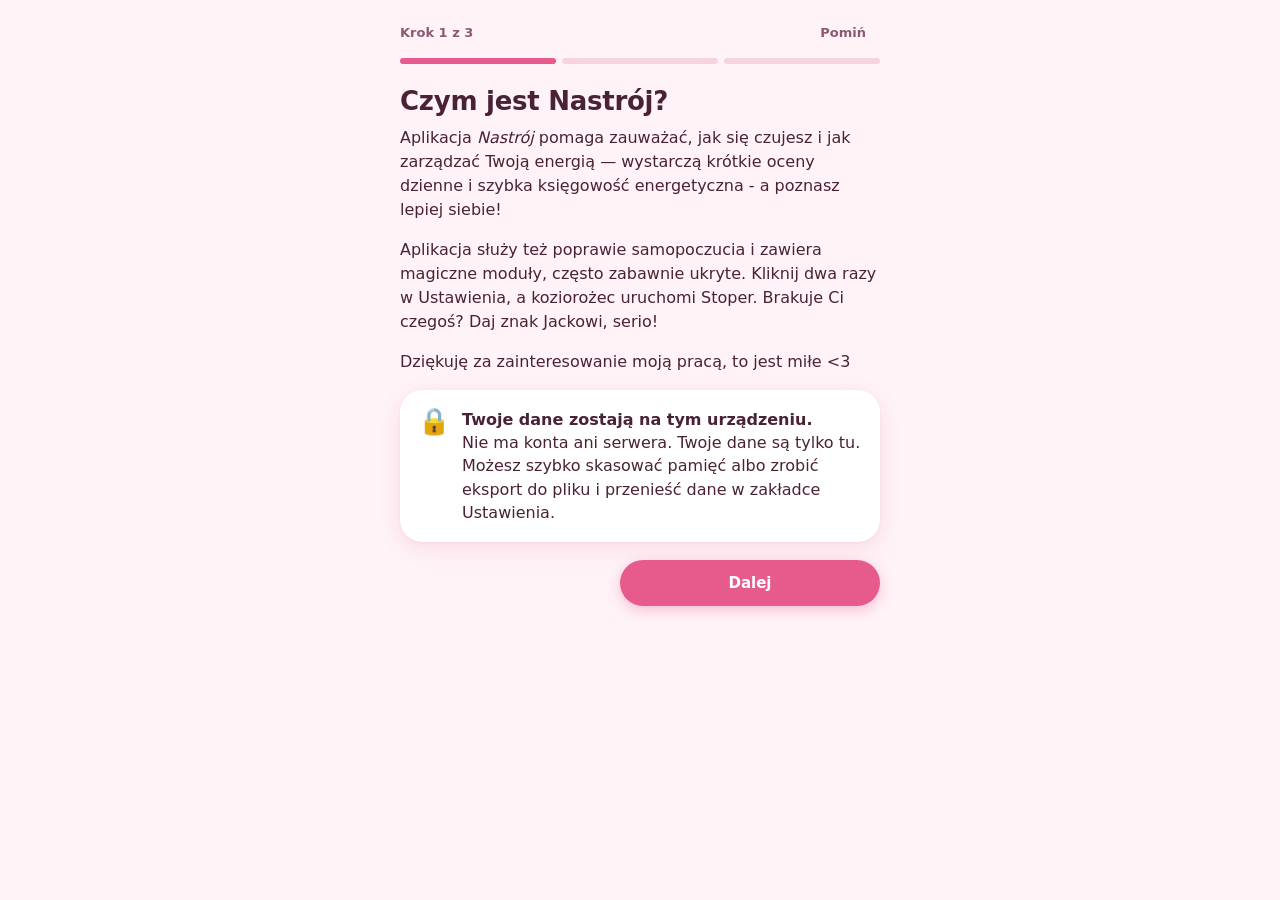
<file: index.html>
<!doctype html>
<html lang="pl">
<head>
  <meta charset="utf-8">
  <meta name="viewport" content="width=device-width, initial-scale=1, viewport-fit=cover">
  <meta name="theme-color" content="#e75a8d">
  <meta name="description" content="Ocena samopoczucia i energii trzy razy dziennie, konto energii (energy accounting), wykresy i samoocena wypalenia.">
  <title>Nastrój</title>
  <link rel="manifest" href="manifest.webmanifest">
  <link rel="icon" href="icons/icon-192.png" type="image/png">
  <link rel="apple-touch-icon" href="icons/icon-192.png">
  <link rel="stylesheet" href="styles.css">
</head>
<body>
  <main id="app">
    <section id="view-today" class="view" data-view="today"></section>
    <section id="view-energy" class="view" data-view="energy" hidden></section>
    <section id="view-week" class="view" data-view="week" hidden></section>
    <section id="view-month" class="view" data-view="month" hidden></section>
    <section id="view-settings" class="view" data-view="settings" hidden></section>
    <section id="view-oddech" class="view" data-view="oddech" hidden></section>
    <section id="view-stopwatch" class="view" data-view="stopwatch" hidden></section>
    <section id="view-leki" class="view" data-view="leki" hidden></section>
    <section id="view-dzik" class="view" data-view="dzik" hidden></section>
    <section id="view-animals" class="view" data-view="animals" hidden></section>
    <section id="view-animals-together" class="view" data-view="animals-together" hidden></section>
    <section id="view-tama" class="view" data-view="tama" hidden></section>
  </main>

  <nav class="tabbar" aria-label="Nawigacja">
    <button class="tab" data-tab="today" aria-current="page">
      <svg viewBox="0 0 24 24" aria-hidden="true"><path d="M12 21s-7.5-4.6-9.6-9.2C.9 8.4 3 4.5 6.8 4.5c2.2 0 3.6 1.2 5.2 3 1.6-1.8 3-3 5.2-3 3.8 0 5.9 3.9 4.4 7.3C19.5 16.4 12 21 12 21z"/></svg>
      <span>Dziś</span>
    </button>
    <button class="tab" data-tab="energy">
      <svg viewBox="0 0 24 24" aria-hidden="true"><rect x="2.5" y="7" width="17" height="10" rx="2.5" fill="none" stroke-width="2"/><rect x="20" y="10" width="2" height="4" rx="1" stroke="none"/><path d="M11.5 8.5l-3 4h2.5l-1 3.5 3.5-4.5H11l.5-3z" stroke="none"/></svg>
      <span>Energia</span>
    </button>
    <button class="tab" data-tab="week">
      <svg viewBox="0 0 24 24" aria-hidden="true"><path d="M3 17l5-6 4 3 5-7 4 5" fill="none" stroke-width="2.2" stroke-linecap="round" stroke-linejoin="round"/></svg>
      <span>Tydzień</span>
    </button>
    <button class="tab" data-tab="month">
      <svg viewBox="0 0 24 24" aria-hidden="true"><rect x="3" y="12" width="4" height="9" rx="1.5"/><rect x="10" y="6" width="4" height="15" rx="1.5"/><rect x="17" y="9" width="4" height="12" rx="1.5"/></svg>
      <span>Miesiąc</span>
    </button>
    <button class="tab" data-tab="settings">
      <svg viewBox="0 0 24 24" aria-hidden="true"><path d="M12 8.5a3.5 3.5 0 100 7 3.5 3.5 0 000-7zm8.6 4.9l1.9 1.5-2 3.4-2.3-.9a7.6 7.6 0 01-2.1 1.2L15.8 21h-4l-.4-2.4a7.6 7.6 0 01-2.1-1.2l-2.3.9-2-3.4 1.9-1.5a7.7 7.7 0 010-2.4L5 9.5l2-3.4 2.3.9a7.6 7.6 0 012.1-1.2L11.8 3h4l.4 2.4a7.6 7.6 0 012.1 1.2l2.3-.9 2 3.4-1.9 1.5a7.7 7.7 0 010 2.4z" transform="translate(-1.8 0)"/></svg>
      <span>Ustawienia</span>
    </button>
  </nav>

  <div id="compliment" role="status" aria-live="polite" hidden></div>
  <button class="fab" data-act="compliment" aria-label="Pokaż komplement"><img src="icons/jednorozec.svg" alt="" width="51" height="51"></button>
  <div id="sheet" role="dialog" aria-modal="true" hidden></div>
  <div id="tut" role="dialog" aria-modal="true" aria-labelledby="tut-title" hidden></div>
  <div id="ask" role="alertdialog" aria-modal="true" aria-labelledby="ask-t" aria-describedby="ask-d" hidden></div>
  <div id="toast" role="status" aria-live="polite"></div>
  <script src="komplementy.js" defer></script>
  <script src="energy.js" defer></script>
  <script src="leki.js" defer></script>
  <script src="dzik.js" defer></script>
  <script src="animals-together.js" defer></script>
  <script src="tama.js" defer></script>
  <script src="samouczek.js" defer></script>
  <script src="app.js" defer></script>
</body>
</html>
</file>
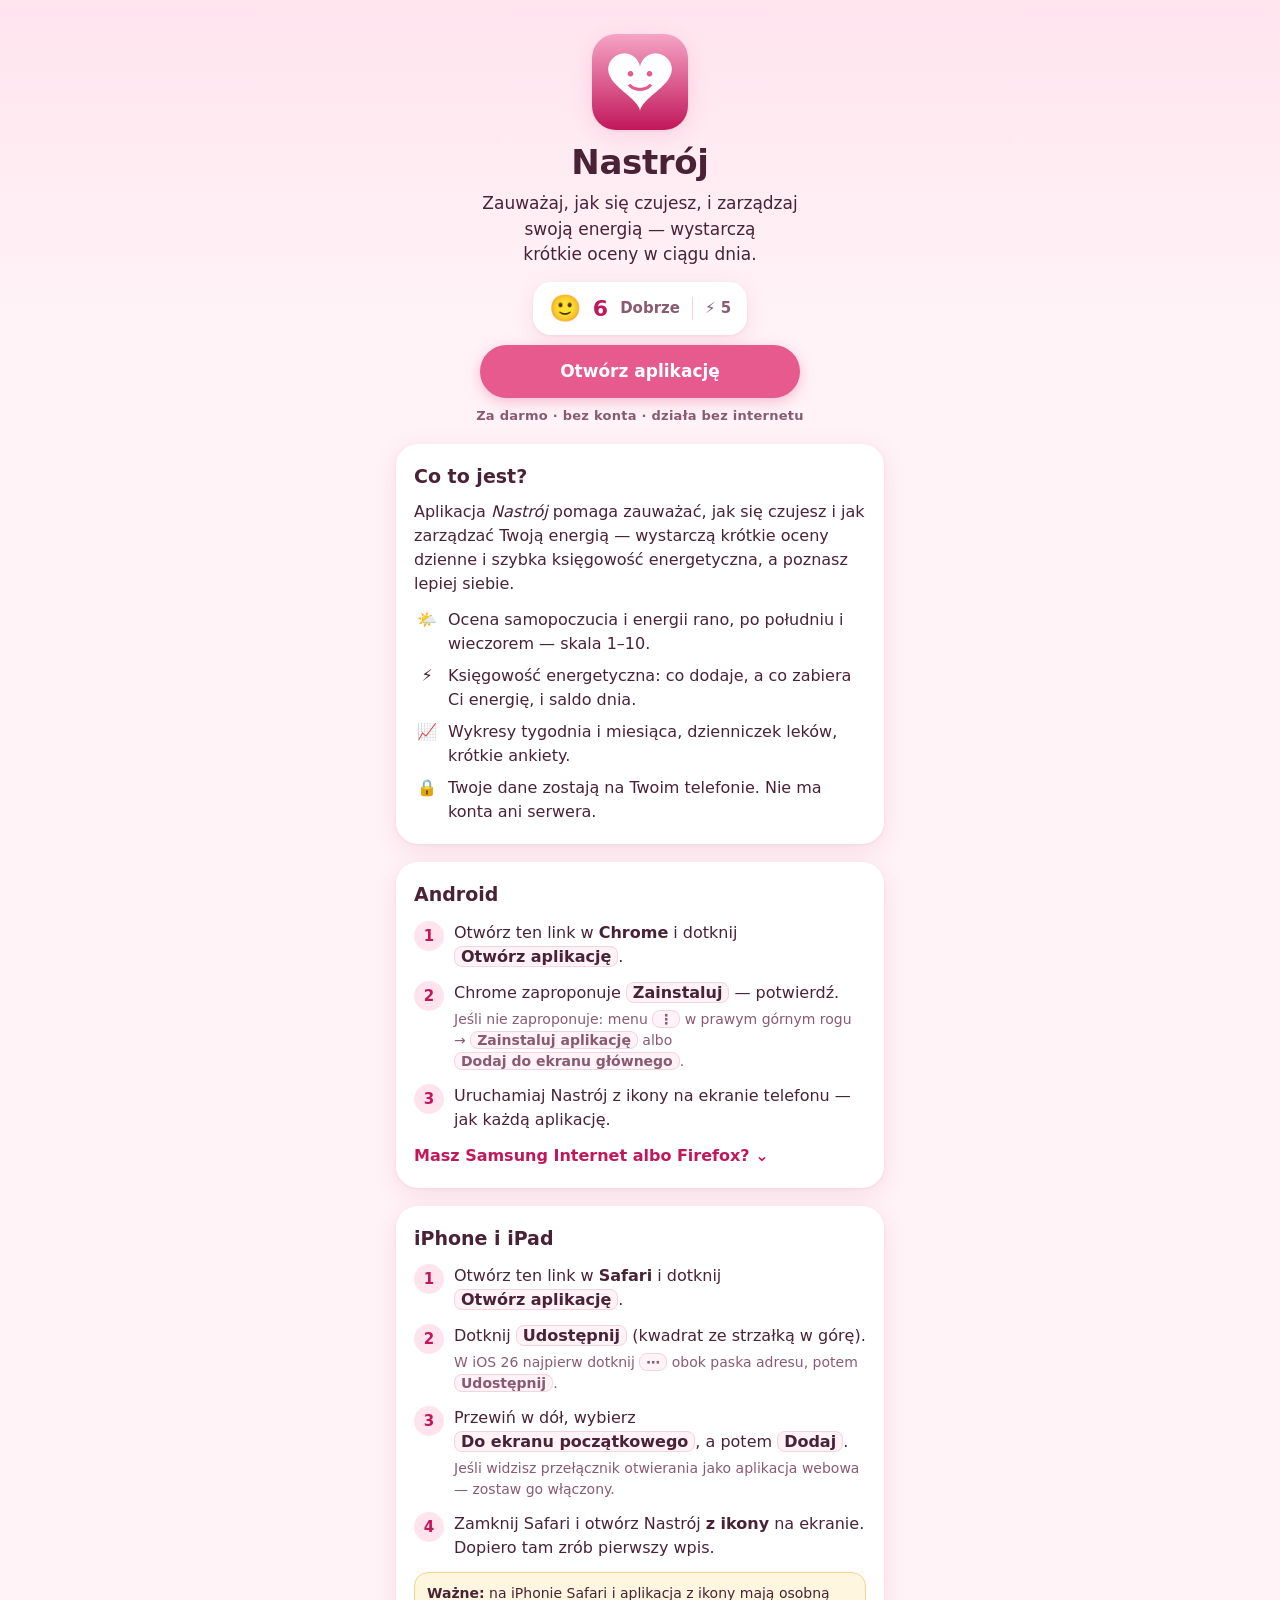
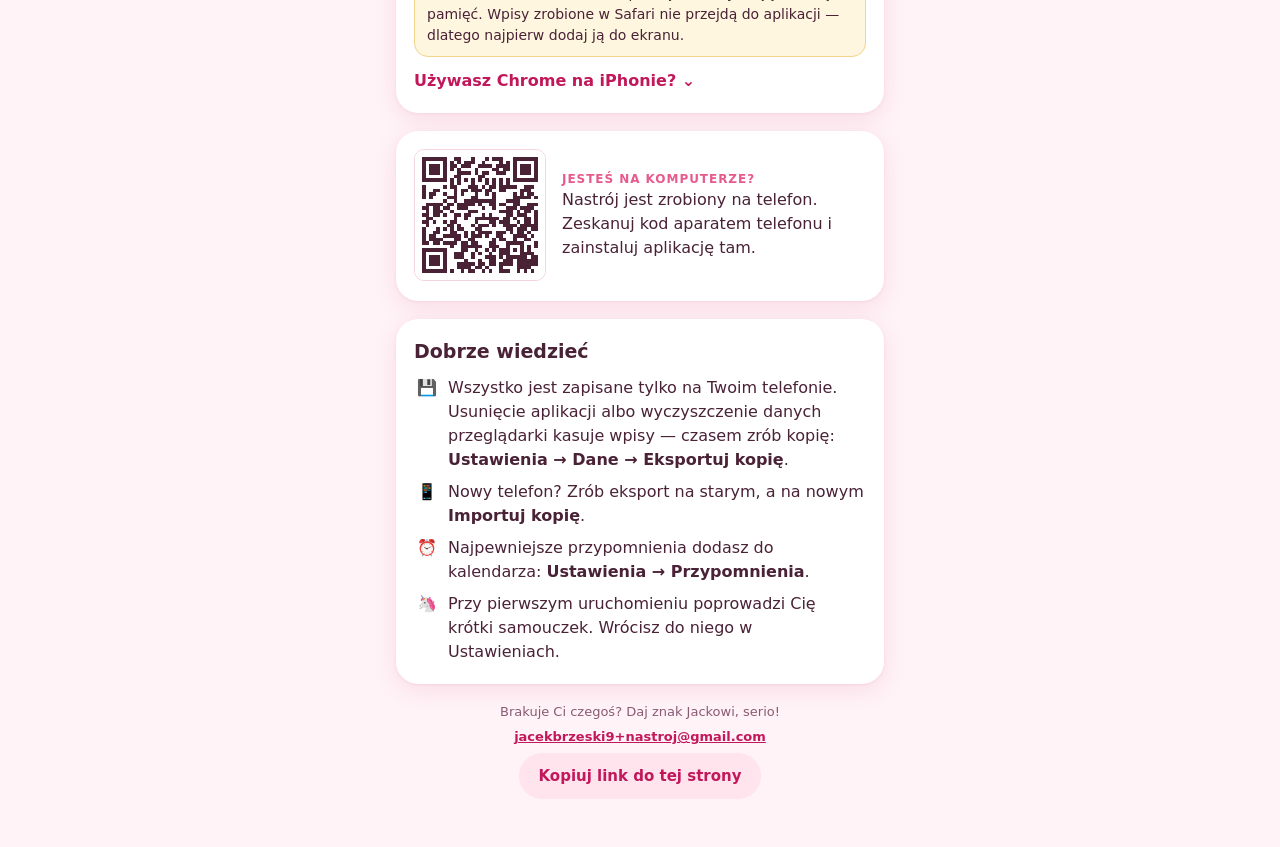
<file: pobierz.html>
<!doctype html>
<html lang="pl">
<head>
<meta charset="utf-8">
<meta name="viewport" content="width=device-width, initial-scale=1, viewport-fit=cover">
<meta name="theme-color" content="#e75a8d">
<meta name="description" content="Nastrój — ocena samopoczucia i energii 3× dziennie, księgowość energetyczna, wykresy. Bez konta, dane zostają na Twoim telefonie.">
<meta property="og:title" content="Nastrój — aplikacja do samopoczucia i energii">
<meta property="og:description" content="Krótkie oceny dzienne i szybka księgowość energetyczna. Bez konta, dane tylko na Twoim telefonie.">
<meta property="og:image" content="https://jab-jab-coder.github.io/nastroj/icons/icon-512.png">
<title>Nastrój — pobierz aplikację</title>
<meta name="claude:viewport-fit-sides" content="cover">
<link rel="icon" href="icons/icon-192.png" type="image/png">
<link rel="apple-touch-icon" href="icons/icon-192.png">
<style>
  /* Jedna kolumna jak w aplikacji: ikona i przycisk na górze, potem instrukcja dla Twojego telefonu.
     Kolory i krój te same co w aplikacji (styles.css). Bez zewnętrznych zasobów — strona nic nie śledzi. */
  :root {
    --bg: #fff3f7;
    --bg2: #ffe4ee;
    --card: #ffffff;
    --ink: #4a2236;
    --ink-soft: #8a5a72;
    --line: #f6d3e1;
    --rose: #e75a8d;
    --rose-deep: #c2185b;
    --warn-bg: #fff6e0;
    --warn-line: #f2d48a;
    --shadow: 0 6px 24px rgba(194, 24, 91, .10), 0 1px 3px rgba(194, 24, 91, .08);
    --radius: 22px;
    --font: ui-rounded, "SF Pro Rounded", "Nunito", "Segoe UI", Roboto, system-ui, sans-serif;
    color-scheme: light;
  }
  * { box-sizing: border-box; }
  html { background: var(--bg); padding-top: env(safe-area-inset-top, 0px); padding-bottom: env(safe-area-inset-bottom, 0px); }
  body {
    margin: 0;
    font-family: var(--font);
    color: var(--ink);
    background: linear-gradient(180deg, var(--bg2) 0%, var(--bg) 320px);
    background-color: var(--bg);
    line-height: 1.5;
    -webkit-font-smoothing: antialiased;
    -webkit-text-size-adjust: 100%;
  }
  [hidden] { display: none !important; }
  img { max-width: 100%; }
  a { color: var(--rose-deep); }

  .wrap {
    max-width: 520px; margin: 0 auto;
    padding-block: 28px 48px;
    padding-left: max(16px, env(safe-area-inset-left, 0px));
    padding-right: max(16px, env(safe-area-inset-right, 0px));
    display: grid; gap: 18px;
  }

  /* ---------- nagłówek ---------- */
  .hero { display: grid; justify-items: center; text-align: center; gap: 10px; padding-top: 6px; }
  .app-icon { width: 96px; height: 96px; border-radius: 24px; box-shadow: var(--shadow); }
  h1 { font-size: 34px; line-height: 1.1; margin: 4px 0 0; font-weight: 800; letter-spacing: -.01em; }
  .tagline { margin: 0; font-size: 17px; max-width: 30ch; text-wrap: balance; }
  .facts { margin: 0; font-size: 13px; font-weight: 700; color: var(--ink-soft); letter-spacing: .02em; }

  .btn {
    display: inline-flex; align-items: center; justify-content: center; gap: 8px;
    border: 0; border-radius: 99px; cursor: pointer;
    padding: 14px 26px; min-height: 52px;
    font: inherit; font-weight: 800; font-size: 17px; text-decoration: none;
  }
  .btn.primary { background: var(--rose); color: #fff; box-shadow: 0 4px 14px rgba(231, 90, 141, .35); }
  .btn.soft { background: var(--bg2); color: var(--rose-deep); font-size: 15px; min-height: 46px; padding: 10px 20px; }
  .btn:focus-visible, summary:focus-visible { outline: 3px solid #f28bb6; outline-offset: 3px; }
  .cta { display: grid; gap: 8px; justify-items: center; width: 100%; }
  .cta .btn.primary { width: min(100%, 320px); }

  /* mała próbka oceny — tak wygląda wpis w aplikacji */
  .sample {
    display: flex; align-items: center; gap: 12px;
    background: var(--card); border-radius: 18px; padding: 10px 16px; box-shadow: var(--shadow);
    font-size: 15px; margin-top: 4px;
  }
  .sample .emo { font-size: 26px; line-height: 1; }
  .sample b { font-size: 22px; color: var(--rose-deep); font-variant-numeric: tabular-nums; }
  .sample .lbl { color: var(--ink-soft); font-weight: 700; }
  .sample .en { color: var(--ink-soft); font-weight: 700; padding-left: 12px; border-left: 1px solid var(--line); }

  /* ---------- karty ---------- */
  .card { background: var(--card); border-radius: var(--radius); box-shadow: var(--shadow); padding: 18px 18px 20px; min-width: 0; }
  h2 { font-size: 19px; margin: 0 0 10px; font-weight: 800; text-wrap: balance; }
  p { margin: 0; }
  .card > p + p, .card > p + ul, .card > ul + p { margin-top: 10px; }
  ul.plain { margin: 0; padding: 0; list-style: none; display: grid; gap: 8px; }
  ul.plain li { display: grid; grid-template-columns: 26px 1fr; gap: 8px; align-items: start; }
  ul.plain li span:first-child { text-align: center; }

  .eyebrow { font-size: 12px; font-weight: 800; letter-spacing: .08em; text-transform: uppercase; color: var(--rose); }

  /* ---------- instrukcje instalacji ---------- */
  .platform { display: grid; gap: 12px; }
  .platform .head { display: flex; align-items: center; justify-content: space-between; gap: 10px; flex-wrap: wrap; }
  .platform .head h2 { margin: 0; }
  .mine { display: none; background: var(--rose); color: #fff; font-size: 12px; font-weight: 800; padding: 4px 10px; border-radius: 99px; }
  .platform.is-mine .mine { display: inline-block; }
  .platform.is-mine { outline: 2px solid var(--rose); outline-offset: -2px; }
  ol.steps { margin: 0; padding: 0; list-style: none; counter-reset: s; display: grid; gap: 12px; }
  ol.steps > li { counter-increment: s; display: grid; grid-template-columns: 30px 1fr; gap: 10px; align-items: start; }
  ol.steps > li::before {
    content: counter(s); width: 30px; height: 30px; border-radius: 50%;
    background: var(--bg2); color: var(--rose-deep); font-weight: 800; font-size: 15px;
    display: grid; place-items: center;
  }
  .ui { /* nazwa przycisku/menu na telefonie */
    font-weight: 800; white-space: nowrap;
    background: var(--bg); border: 1px solid var(--line); border-radius: 8px; padding: 0 6px;
  }
  .sub { display: block; font-size: 14px; color: var(--ink-soft); margin-top: 4px; }
  .note {
    background: var(--warn-bg); border: 1px solid var(--warn-line); border-radius: 14px;
    padding: 10px 12px; font-size: 14px;
  }
  details.more > summary { cursor: pointer; font-weight: 800; color: var(--rose-deep); list-style: none; }
  details.more > summary::-webkit-details-marker { display: none; }
  details.more > summary::after { content: " ⌄"; }
  details.more[open] > summary::after { content: " ⌃"; }
  details.more > div { margin-top: 10px; display: grid; gap: 8px; font-size: 15px; }

  /* ---------- przeglądarka w komunikatorze ---------- */
  .inapp { background: var(--warn-bg); border: 1px solid var(--warn-line); border-radius: var(--radius); padding: 16px 18px; display: grid; gap: 10px; }
  .inapp h2 { margin: 0; }
  .row-btns { display: flex; flex-wrap: wrap; gap: 8px; }

  /* ---------- komputer: kod QR ---------- */
  .desk { display: grid; grid-template-columns: 132px 1fr; gap: 16px; align-items: center; }
  .desk img { width: 132px; height: 132px; border-radius: 10px; border: 1px solid var(--line); background: #fff; }
  @media (max-width: 380px) { .desk { grid-template-columns: 1fr; justify-items: center; text-align: center; } }

  .mail { font-weight: 800; word-break: break-all; user-select: all; }
  footer { text-align: center; font-size: 13px; color: var(--ink-soft); display: grid; gap: 6px; }

  @media (prefers-reduced-motion: no-preference) { .btn { transition: transform .12s; } .btn:active { transform: scale(.97); } }
</style>
</head>
<body>
<main class="wrap">

  <!-- Otwarte z Messengera, Instagrama itp.: tam nie da się zainstalować aplikacji -->
  <section class="inapp" id="inapp" hidden>
    <h2>Otwórz w zwykłej przeglądarce</h2>
    <p id="inapp-text">Ten link otworzył się w przeglądarce komunikatora. Stąd nie da się dodać aplikacji do ekranu, a wpisy mogłyby zniknąć.</p>
    <div class="row-btns">
      <a class="btn primary" id="open-chrome" href="#" hidden>Otwórz w Chrome</a>
      <button class="btn soft" id="copy-1" type="button">Kopiuj link</button>
    </div>
  </section>

  <header class="hero">
    <img class="app-icon" src="icons/icon-192.png" alt="Ikona aplikacji Nastrój" width="96" height="96">
    <h1>Nastrój</h1>
    <p class="tagline">Zauważaj, jak się czujesz, i zarządzaj swoją energią — wystarczą krótkie oceny w ciągu dnia.</p>
    <div class="sample" aria-label="Przykładowa ocena: rano, samopoczucie 6, Dobrze, energia 5">
      <span class="emo" aria-hidden="true">🙂</span><b>6</b><span class="lbl">Dobrze</span><span class="en">⚡ 5</span>
    </div>
    <div class="cta">
      <a class="btn primary" id="open-app" href="./">Otwórz aplikację</a>
      <p class="facts">Za darmo · bez konta · działa bez internetu</p>
    </div>
  </header>

  <section class="card">
    <h2>Co to jest?</h2>
    <p>Aplikacja <i>Nastrój</i> pomaga zauważać, jak się czujesz i jak zarządzać Twoją energią — wystarczą krótkie oceny dzienne i szybka księgowość energetyczna, a poznasz lepiej siebie.</p>
    <ul class="plain" style="margin-top:12px">
      <li><span aria-hidden="true">🌤️</span><span>Ocena samopoczucia i energii rano, po południu i wieczorem — skala 1–10.</span></li>
      <li><span aria-hidden="true">⚡</span><span>Księgowość energetyczna: co dodaje, a co zabiera Ci energię, i saldo dnia.</span></li>
      <li><span aria-hidden="true">📈</span><span>Wykresy tygodnia i miesiąca, dzienniczek leków, krótkie ankiety.</span></li>
      <li><span aria-hidden="true">🔒</span><span>Twoje dane zostają na Twoim telefonie. Nie ma konta ani serwera.</span></li>
    </ul>
  </section>

  <div id="platforms" style="display:grid;gap:18px">
    <section class="card platform" id="p-android" data-os="android">
      <div class="head"><h2>Android</h2><span class="mine">Twój telefon</span></div>
      <ol class="steps">
        <li><span>Otwórz ten link w <b>Chrome</b> i dotknij <span class="ui">Otwórz aplikację</span>.</span></li>
        <li><span>Chrome zaproponuje <span class="ui">Zainstaluj</span> — potwierdź.
          <span class="sub">Jeśli nie zaproponuje: menu <span class="ui">⋮</span> w prawym górnym rogu → <span class="ui">Zainstaluj aplikację</span> albo <span class="ui">Dodaj do ekranu głównego</span>.</span></span></li>
        <li><span>Uruchamiaj Nastrój z ikony na ekranie telefonu — jak każdą aplikację.</span></li>
      </ol>
      <details class="more">
        <summary>Masz Samsung Internet albo Firefox?</summary>
        <div>
          <p><b>Samsung Internet:</b> menu <span class="ui">≡</span> → <span class="ui">Dodaj stronę do</span> → <span class="ui">Ekran startowy</span>.</p>
          <p><b>Firefox:</b> menu <span class="ui">⋮</span> → <span class="ui">Dodaj do ekranu głównego</span>.</p>
        </div>
      </details>
    </section>

    <section class="card platform" id="p-ios" data-os="ios">
      <div class="head"><h2>iPhone i iPad</h2><span class="mine">Twój telefon</span></div>
      <ol class="steps">
        <li><span>Otwórz ten link w <b>Safari</b> i dotknij <span class="ui">Otwórz aplikację</span>.</span></li>
        <li><span>Dotknij <span class="ui">Udostępnij</span> (kwadrat ze strzałką w górę).
          <span class="sub">W iOS 26 najpierw dotknij <span class="ui">⋯</span> obok paska adresu, potem <span class="ui">Udostępnij</span>.</span></span></li>
        <li><span>Przewiń w dół, wybierz <span class="ui">Do ekranu początkowego</span>, a potem <span class="ui">Dodaj</span>.
          <span class="sub">Jeśli widzisz przełącznik otwierania jako aplikacja webowa — zostaw go włączony.</span></span></li>
        <li><span>Zamknij Safari i otwórz Nastrój <b>z ikony</b> na ekranie. Dopiero tam zrób pierwszy wpis.</span></li>
      </ol>
      <p class="note"><b>Ważne:</b> na iPhonie Safari i aplikacja z ikony mają osobną pamięć. Wpisy zrobione w Safari nie przejdą do aplikacji — dlatego najpierw dodaj ją do ekranu.</p>
      <details class="more">
        <summary>Używasz Chrome na iPhonie?</summary>
        <div>
          <p>Też się da (iOS 16.4 i nowsze): przycisk <span class="ui">Udostępnij</span> przy pasku adresu → <span class="ui">Do ekranu początkowego</span>. Jeśli tej opcji nie ma, otwórz link w Safari.</p>
        </div>
      </details>
    </section>
  </div>

  <section class="card" id="desktop" hidden>
    <div class="desk">
      <img src="icons/qr-pobierz.svg" alt="Kod QR z linkiem do tej strony" width="132" height="132">
      <div>
        <p class="eyebrow">Jesteś na komputerze?</p>
        <p>Nastrój jest zrobiony na telefon. Zeskanuj kod aparatem telefonu i zainstaluj aplikację tam.</p>
      </div>
    </div>
  </section>

  <section class="card">
    <h2>Dobrze wiedzieć</h2>
    <ul class="plain">
      <li><span aria-hidden="true">💾</span><span>Wszystko jest zapisane tylko na Twoim telefonie. Usunięcie aplikacji albo wyczyszczenie danych przeglądarki kasuje wpisy — czasem zrób kopię: <b>Ustawienia → Dane → Eksportuj kopię</b>.</span></li>
      <li><span aria-hidden="true">📱</span><span>Nowy telefon? Zrób eksport na starym, a na nowym <b>Importuj kopię</b>.</span></li>
      <li><span aria-hidden="true">⏰</span><span>Najpewniejsze przypomnienia dodasz do kalendarza: <b>Ustawienia → Przypomnienia</b>.</span></li>
      <li><span aria-hidden="true">🦄</span><span>Przy pierwszym uruchomieniu poprowadzi Cię krótki samouczek. Wrócisz do niego w Ustawieniach.</span></li>
    </ul>
  </section>

  <footer>
    <p>Brakuje Ci czegoś? Daj znak Jackowi, serio!</p>
    <p><a class="mail" href="mailto:jacekbrzeski9+nastroj@gmail.com">jacekbrzeski9+nastroj@gmail.com</a></p>
    <p><button class="btn soft" id="copy-2" type="button">Kopiuj link do tej strony</button></p>
  </footer>
</main>

<script>
(function () {
  'use strict';
  var ua = navigator.userAgent || '';
  var isIOS = /iPad|iPhone|iPod/.test(ua) || (navigator.platform === 'MacIntel' && navigator.maxTouchPoints > 1);
  var isAndroid = /Android/i.test(ua);
  // Przeglądarki wbudowane w komunikatory (nie da się z nich zainstalować aplikacji)
  var inApp = /FBAN|FBAV|FB_IAB|Instagram|Messenger|Line\/|Snapchat|musical_ly|TikTok|LinkedInApp|Twitter/i.test(ua);

  // Adres aplikacji: ten sam folder co ta strona
  var appUrl = new URL('./', location.href);

  // Twój telefon na górze i wyróżniony
  var mine = isIOS ? 'p-ios' : isAndroid ? 'p-android' : null;
  if (mine) {
    var box = document.getElementById(mine);
    box.classList.add('is-mine');
    box.parentNode.insertBefore(box, box.parentNode.firstChild);
  } else {
    document.getElementById('desktop').hidden = false;
  }

  if (inApp) {
    document.getElementById('inapp').hidden = false;
    if (isAndroid) {
      var oc = document.getElementById('open-chrome');
      oc.href = 'intent://' + location.host + location.pathname + '#Intent;scheme=https;package=com.android.chrome;end';
      oc.hidden = false;
    } else if (isIOS) {
      document.getElementById('inapp-text').textContent =
        'Ten link otworzył się w przeglądarce komunikatora. Dotknij ⋯ lub ikonę udostępniania i wybierz „Otwórz w Safari” — stamtąd zainstalujesz aplikację.';
    }
  }

  function copy(btn) {
    var url = location.href.split('#')[0];
    var done = function () { var t = btn.textContent; btn.textContent = 'Skopiowano ✓'; setTimeout(function () { btn.textContent = t; }, 1800); };
    var fallback = function () { window.prompt ? window.prompt('Skopiuj link:', url) : null; };
    if (navigator.clipboard && navigator.clipboard.writeText) navigator.clipboard.writeText(url).then(done, fallback);
    else fallback();
  }
  document.getElementById('copy-1').addEventListener('click', function () { copy(this); });
  document.getElementById('copy-2').addEventListener('click', function () { copy(this); });
})();
</script>
</body>
</html>
</file>
<file: styles.css>
:root {
  --bg: #fff3f7;
  --bg2: #ffe4ee;
  --card: #ffffff;
  --ink: #4a2236;
  --ink-soft: #8a5a72;
  --line: #f6d3e1;
  --track: #fbe0eb;
  --rose: #e75a8d;
  --rose-deep: #c2185b;
  --c-morning: #f28bb6;
  --c-afternoon: #e75a8d;
  --c-evening: #8e2c66;
  --shadow: 0 6px 24px rgba(194, 24, 91, .10), 0 1px 3px rgba(194, 24, 91, .08);
  --radius: 22px;
  --font: ui-rounded, "SF Pro Rounded", "Nunito", "Segoe UI", Roboto, system-ui, sans-serif;
  color-scheme: light;
}

* { box-sizing: border-box; }
html, body { margin: 0; }
html { background: var(--bg); }
body {
  font-family: var(--font);
  color: var(--ink);
  background: linear-gradient(180deg, var(--bg2) 0%, var(--bg) 280px) fixed;
  min-height: 100vh;
  -webkit-tap-highlight-color: transparent;
  -webkit-font-smoothing: antialiased;
}
button { font: inherit; color: inherit; }
[hidden] { display: none !important; }

#app {
  max-width: 480px;
  margin: 0 auto;
  padding: calc(env(safe-area-inset-top) + 18px) 16px calc(env(safe-area-inset-bottom) + 160px);
}

/* ---------- headers ---------- */
.head {
  display: grid;
  grid-template-columns: 44px 1fr 44px;
  align-items: center;
  text-align: center;
  margin-bottom: 6px;
}
.eyebrow {
  font-size: 13px;
  font-weight: 700;
  letter-spacing: .08em;
  text-transform: uppercase;
  color: var(--rose);
}
h1 { font-size: 26px; margin: 2px 0 0; font-weight: 800; letter-spacing: -.01em; }
h2 { font-size: 17px; margin: 0; font-weight: 800; }
h3 { font-size: 15px; margin: 0 0 10px; font-weight: 800; }
.lead { text-align: center; color: var(--ink-soft); margin: 4px 0 18px; font-size: 15px; }

.icon-btn {
  width: 44px; height: 44px;
  border-radius: 50%;
  border: 0;
  background: var(--card);
  box-shadow: var(--shadow);
  font-size: 24px; line-height: 1;
  color: var(--rose-deep);
  cursor: pointer;
}
.icon-btn:disabled { opacity: .35; box-shadow: none; cursor: default; }
/* nagłówek z przewijaniem dni: po prawej › i (od przedwczoraj wstecz) » „wróć do dziś” */
.head-r { display: flex; justify-content: flex-end; gap: 6px; }
.head.jump { grid-template-columns: 44px 1fr auto; }
.head.jump h1 { overflow-wrap: anywhere; }

/* ---------- Dziś: pionowa oś doby ---------- */
/* Wiersz = odcinek osi + karta pory; odcinek ma wysokość karty (z odstępem do następnej).
   Pozycje w odcinku: % okna pory (0% = początek pory, 100% = początek następnej). */
.tl { margin-top: 18px; margin-bottom: 14px; }
.tl-row { display: grid; grid-template-columns: 46px minmax(0, 1fr); gap: 8px; padding-bottom: 12px; }
.tl-row:last-child { padding-bottom: 0; }
.tl-card { min-width: 0; }
.tl-card { display: flex; flex-direction: column; gap: 12px; }
.tl-card > .card { margin-bottom: 0; }
.tl-seg { position: relative; }
.tl-line { position: absolute; left: 50%; top: 0; bottom: 0; width: 6px; transform: translateX(-50%); background: var(--c); }
.tl-seg.first .tl-line { border-radius: 3px 3px 0 0; }
.tl-seg.last .tl-line { border-radius: 0 0 3px 3px; }
.tl-hr {
  position: absolute; left: 50%; z-index: 2; transform: translate(-50%, -50%);
  padding: 2px 4px; border-radius: 6px;
  background: linear-gradient(180deg, var(--bg2) 0%, var(--bg) 280px) fixed;   /* to samo tło co body — etykieta „wtapia się” w tło */
  font-size: 10px; font-weight: 700; color: var(--ink-soft); line-height: 1; white-space: nowrap;
  font-variant-numeric: tabular-nums;
}
.tl-hr.edge { color: var(--ink); font-weight: 800; }
.tl-now {
  position: absolute; left: 50%; z-index: 1; width: 26px; height: 0; padding: 0; cursor: pointer;
  background: none; border: 0; border-top: 2px dashed var(--ink); transform: translate(-50%, -1px);
}
.tl-now::before { content: ""; position: absolute; inset: -12px -6px; }   /* większe pole dotyku */
.tl-now:focus-visible { outline: 3px solid var(--c-morning); outline-offset: 4px; }
.tl-tip {   /* data i godzina obok kreski „teraz”, nad kartą pory */
  position: absolute; left: calc(50% + 20px); z-index: 5; transform: translateY(-50%);
  padding: 6px 10px; border-radius: 10px; background: var(--ink); color: var(--card);
  font-size: 13px; font-weight: 700; line-height: 1.3; font-variant-numeric: tabular-nums;
  width: max-content; max-width: min(320px, calc(100vw - 96px));   /* na wąskim ekranie zawija się, nie wychodzi poza ekran */
  box-shadow: var(--shadow); pointer-events: none; animation: tl-tip-in .15s ease-out;
}
.tl-tip::before {   /* ogonek w stronę kreski */
  content: ""; position: absolute; right: 100%; top: 50%; transform: translateY(-50%);
  border: 6px solid transparent; border-right-color: var(--ink);
}
@keyframes tl-tip-in { from { opacity: 0; transform: translate(-6px, -50%); } }
@media (prefers-reduced-motion: reduce) { .tl-tip { animation: none; } }
.tl-dot {
  position: absolute; left: 50%; z-index: 3; transform: translate(-50%, -50%);
  width: 16px; height: 16px; padding: 0; border-radius: 50%; cursor: pointer;
  background: var(--card); border: 3px solid var(--c);
}
.tl-dot.on { background: var(--c); border-color: var(--card); box-shadow: 0 0 0 2px var(--c); }
.tl-dot::before { content: ""; position: absolute; inset: -12px; }   /* większe pole dotyku */
.tl-dot:focus-visible { outline: 3px solid var(--c-morning); outline-offset: 3px; }
/* Energia → Dzisiejsze operacje: ta sama oś w karcie */
.tl-ops { margin: 14px 0 6px; }
.tl-ops .tl-card { display: block; gap: 0; }
.tl-ops .tl-empty { min-height: 34px; }
.tl-ops .tl-row { padding-bottom: 0; grid-template-columns: 54px minmax(0, 1fr); }
.tl-ops .tl-row + .tl-row .tl-card { border-top: 1px solid var(--line); }
.tl-ops .logrow:first-child { padding-top: 10px; }
.card .tl-hr { background: var(--card); }
.ops-sum { margin-left: 6px; font-variant-numeric: tabular-nums; color: var(--rose-deep); }
.ops-sum.neg { color: var(--neg); }
.tl-ops .chips { gap: 4px; }
.tl-ops .chip { padding: 6px 8px; font-size: 12px; white-space: nowrap; }
.tl-op {
  position: absolute; z-index: 3; transform: translate(-50%, -50%);
  width: var(--s, 18px); height: var(--s, 18px); padding: 0; border-radius: 50%; display: grid; place-items: center;
  font: inherit; font-size: calc(var(--s, 18px) * .7); font-weight: 900; line-height: 1; border: 2px solid currentColor; background: var(--card);
  cursor: grab; touch-action: none; user-select: none; -webkit-user-select: none;
}
.tl-op::before { content: ""; position: absolute; inset: calc((var(--s, 18px) - 44px) / 2); }   /* pole dotyku zawsze ok. 44 px */
.tl-op:focus-visible { outline: 3px solid var(--c-morning); outline-offset: 2px; }
.tl-op.on { z-index: 4; cursor: grabbing; transform: translate(-50%, -50%) scale(1.3); color: var(--card); }
.tl-op.w.on { background: var(--neg); border-color: var(--neg); color: var(--card); }
.tl-op.d.on { background: var(--rose-deep); border-color: var(--rose-deep); color: var(--card); }
.tl-op.on::after {   /* godzina w trakcie przeciągania */
  content: attr(data-time); position: absolute; bottom: calc(100% + 6px); left: 50%; transform: translateX(-50%);
  padding: 3px 6px; border-radius: 8px; background: var(--ink); color: var(--card);
  font-size: 11px; font-weight: 800; white-space: nowrap; font-variant-numeric: tabular-nums;
}
.tl-op.w { left: calc(50% - var(--s, 18px) / 2 - 3px); color: var(--neg); }
.tl-op.d { left: calc(50% + var(--s, 18px) / 2 + 3px); color: var(--rose-deep); }
.tl-pill { position: absolute; left: 50%; z-index: 2; transform: translate(-50%, -50%); font-size: 14px; line-height: 1; }

/* ---------- cards ---------- */
.card {
  background: var(--card);
  border-radius: var(--radius);
  box-shadow: var(--shadow);
  padding: 18px;
  margin-bottom: 14px;
}
.slot { border: 2px solid transparent; transition: border-color .2s, background .2s; }
.slot.now { border-color: var(--c-morning); }
.slot.saved { background: linear-gradient(160deg, #fff 0%, #fff6fa 100%); }
.slot-head { display: flex; align-items: center; gap: 12px; }
.slot-head small { color: var(--ink-soft); font-size: 13px; }
.slot-icon {
  width: 42px; height: 42px; border-radius: 14px;
  display: grid; place-items: center;
  background: var(--bg2); font-size: 22px;
}
.pill {
  margin-left: auto;
  background: var(--rose); color: #fff;
  font-size: 12px; font-weight: 800;
  padding: 4px 10px; border-radius: 99px;
}
.check {
  margin-left: auto;
  width: 28px; height: 28px; border-radius: 50%;
  background: var(--rose); color: #fff;
  display: grid; place-items: center; font-size: 15px; font-weight: 900;
}

.mood { display: flex; align-items: center; gap: 12px; margin: 16px 0 6px; }
.emo { font-size: 40px; line-height: 1; transition: transform .15s; }
.val { font-size: 40px; font-weight: 900; color: var(--rose-deep); min-width: 52px; font-variant-numeric: tabular-nums; }
.lbl { color: var(--ink-soft); font-weight: 700; }

/* ---------- slider ---------- */
input[type=range] {
  -webkit-appearance: none; appearance: none;
  width: 100%; height: 40px; margin: 0;
  background: transparent; cursor: pointer;
  --p: 50%;
}
input[type=range]:focus-visible { outline: none; }
input[type=range]::-webkit-slider-runnable-track {
  height: 14px; border-radius: 99px;
  background: linear-gradient(90deg, var(--c-morning) 0%, var(--rose) var(--p), var(--track) var(--p));
}
input[type=range]::-webkit-slider-thumb {
  -webkit-appearance: none;
  width: 32px; height: 32px; margin-top: -9px;
  border-radius: 50%; background: #fff;
  border: 4px solid var(--rose);
  box-shadow: 0 3px 10px rgba(194, 24, 91, .3);
}
input[type=range]:focus-visible::-webkit-slider-thumb { outline: 3px solid var(--c-morning); outline-offset: 2px; }
input[type=range]::-moz-range-track { height: 14px; border-radius: 99px; background: var(--track); }
input[type=range]::-moz-range-progress { height: 14px; border-radius: 99px; background: linear-gradient(90deg, var(--c-morning), var(--rose)); }
input[type=range]::-moz-range-thumb {
  width: 26px; height: 26px; border-radius: 50%; background: #fff;
  border: 4px solid var(--rose); box-shadow: 0 3px 10px rgba(194, 24, 91, .3);
}
.scale { display: flex; justify-content: space-between; font-size: 12px; color: var(--ink-soft); padding: 0 6px; }

.actions { display: flex; gap: 10px; justify-content: flex-end; margin-top: 12px; }
.btn {
  border: 0; border-radius: 99px;
  padding: 12px 22px; min-height: 46px;
  font-weight: 800; font-size: 15px; cursor: pointer;
}
.btn.primary { background: var(--rose); color: #fff; box-shadow: 0 4px 14px rgba(231, 90, 141, .35); }
.btn.primary:disabled { background: var(--bg2); color: var(--rose-deep); box-shadow: none; cursor: default; }
.btn.ghost { background: transparent; color: var(--ink-soft); }
.btn.soft { background: var(--bg2); color: var(--rose-deep); }
.btn.danger { background: #fff; color: #b3261e; border: 2px solid #f3c2c6; }
.btn.block { width: 100%; }

/* ---------- charts ---------- */
.chart-card { padding: 14px 10px 10px; }
.chart { width: 100%; height: auto; display: block; }
.chart text { font-family: var(--font); fill: var(--ink-soft); font-size: 11px; }
.chart .today-lbl { fill: var(--rose-deep); font-weight: 800; }
.chart .grid { stroke: var(--line); stroke-width: 1; }
.chart .hit { fill: transparent; cursor: pointer; }
.chart .hit.sel { fill: rgba(246, 165, 198, .18); }
.chart .empty { font-size: 14px; fill: var(--ink-soft); }

.legend { display: flex; flex-wrap: wrap; gap: 6px 14px; justify-content: center; font-size: 13px; color: var(--ink-soft); margin-top: 6px; }
.legend span { display: inline-flex; align-items: center; gap: 6px; }
.legend i { width: 10px; height: 10px; border-radius: 50%; display: inline-block; }
.legend i.line { width: 18px; height: 3px; border-radius: 2px; }

.chart-title { display: flex; align-items: baseline; justify-content: space-between; gap: 8px; padding: 0 6px 2px; }
.chart-title h3 { margin: 0; display: inline-flex; align-items: center; gap: 8px; letter-spacing: .01em; }
.chart-title h3 i { width: 8px; height: 8px; border-radius: 50%; display: inline-block; }
.chart-title span { font-size: 12px; color: var(--ink-soft); }
.chart-sep { height: 1px; background: var(--line); margin: 14px 6px 12px; }
.detail .drow { margin-top: 3px; }
.detail .drow i { width: 7px; height: 7px; border-radius: 50%; display: inline-block; margin-right: 6px; vertical-align: 2px; }
.detail .drow.en b { color: #1d6b45; }
.detail { margin-top: 8px; padding: 10px 12px; border-radius: 14px; background: var(--bg); font-size: 14px; min-height: 42px; }
.detail b { color: var(--rose-deep); }
.detail .muted { color: var(--ink-soft); }

.stats { display: grid; grid-template-columns: repeat(3, 1fr); gap: 10px; margin-bottom: 14px; }
.stat { background: var(--card); border-radius: 18px; box-shadow: var(--shadow); padding: 12px; text-align: center; }
.stat .n { font-size: 24px; font-weight: 900; color: var(--rose-deep); font-variant-numeric: tabular-nums; }
.stat .t { font-size: 12px; color: var(--ink-soft); font-weight: 700; }
.stat .d { font-size: 12px; font-weight: 800; }
.up { color: #2e7d4f; } .down { color: #b3261e; } .same { color: var(--ink-soft); }

.slotavg { display: grid; grid-template-columns: repeat(3, 1fr); gap: 8px; }
.slotavg div { text-align: center; padding: 10px 4px; border-radius: 14px; background: var(--bg); }
.slotavg .n { font-size: 20px; font-weight: 900; color: var(--ink); display: flex; align-items: center; justify-content: center; gap: 6px; }
.slotavg .n i { width: 10px; height: 10px; border-radius: 50%; display: inline-block; }
.slotavg .t { font-size: 12px; color: var(--ink-soft); font-weight: 700; }

/* ---------- settings ---------- */
.row { display: flex; align-items: center; justify-content: space-between; gap: 12px; padding: 10px 0; }
.row + .row { border-top: 1px solid var(--line); }
.row label { font-weight: 700; }
.row small { display: block; color: var(--ink-soft); font-weight: 500; font-size: 13px; }
input[type=time] {
  font: inherit; font-weight: 800; color: var(--rose-deep);
  border: 2px solid var(--line); border-radius: 12px;
  padding: 8px 10px; background: var(--bg);
}
.switch { position: relative; width: 54px; height: 32px; flex: none; }
.switch input { opacity: 0; width: 100%; height: 100%; margin: 0; position: absolute; cursor: pointer; z-index: 1; }
.switch span { position: absolute; inset: 0; border-radius: 99px; background: var(--line); transition: background .2s; }
.switch span::after {
  content: ""; position: absolute; top: 4px; left: 4px;
  width: 24px; height: 24px; border-radius: 50%; background: #fff;
  box-shadow: 0 2px 6px rgba(0,0,0,.15); transition: transform .2s;
}
.switch input:checked + span { background: var(--rose); }
.switch input:checked + span::after { transform: translateX(22px); }
.switch input:focus-visible + span { outline: 3px solid var(--c-morning); outline-offset: 2px; }
.stack { display: grid; gap: 10px; }
.note { font-size: 13px; color: var(--ink-soft); line-height: 1.45; margin: 8px 0 0; }
.footer { text-align: center; font-size: 12px; color: var(--ink-soft); margin-top: 18px; }

/* ---------- tabbar ---------- */
.tabbar {
  position: fixed; z-index: 10; left: 50%; transform: translateX(-50%);   /* nad osią doby (.tl-*), pod .fab, #sheet i dialogami */
  bottom: calc(env(safe-area-inset-bottom) + 12px);
  width: min(448px, calc(100% - 24px));
  display: grid; grid-auto-flow: column; grid-auto-columns: 1fr;   /* ukryta zakładka nie zostawia dziury */
  background: rgba(255, 255, 255, .92);
  backdrop-filter: blur(12px); -webkit-backdrop-filter: blur(12px);
  border-radius: 24px; box-shadow: var(--shadow);
  padding: 6px;
}
.tab {
  border: 0; background: transparent; cursor: pointer;
  display: grid; justify-items: center; gap: 2px;
  padding: 8px 0 6px; border-radius: 18px;
  color: var(--ink-soft); font-size: 11px; font-weight: 700;
  touch-action: manipulation;  /* bez zoomu przy szybkim wielokrotnym dotknięciu (Oddech) */
}
.tab svg { width: 24px; height: 24px; fill: currentColor; stroke: currentColor; }
.tab[data-tab="today"] svg, .tab[data-tab="month"] svg, .tab[data-tab="settings"] svg { stroke: none; }
.tab[data-tab="week"] svg { fill: none; }
.tab[aria-current="page"] { color: var(--rose-deep); background: var(--bg2); }

/* ---------- toast ---------- */
#toast {
  position: fixed; z-index: 10; left: 50%; bottom: calc(env(safe-area-inset-bottom) + 96px);
  transform: translate(-50%, 20px); opacity: 0; pointer-events: none;
  background: var(--ink); color: #fff; padding: 10px 18px; border-radius: 99px;
  font-weight: 700; font-size: 14px; transition: opacity .2s, transform .2s;
  max-width: calc(100% - 32px); text-align: center;
}
#toast.show { opacity: 1; transform: translate(-50%, 0); }
#toast .toast-en { white-space: nowrap; }
#toast .bat { width: 28px; height: 17px; vertical-align: -3px; }



/* =========================================================
   Energia (energy accounting)
   ========================================================= */
:root { --pos: #e75a8d; --neg: #6b2a52; --g: #2e7d4f; --a: #b7791f; --r: #b3261e; }

/* wiersz energii w karcie pory: jak wiersz nastroju, ale mniejszy (energia jest drugorzędna) */
:root {
  --bat-1: #c62828; --bat-2: #d32f2f; --bat-3: #ef6c00; --bat-4: #f29d16; --bat-5: #d4b106;
  --bat-6: #9cbf3a; --bat-7: #6aab45; --bat-8: #3f9a50; --bat-9: #2e7d4f; --bat-10: #1b6040;
}
.rate-head { font-weight: 800; color: var(--ink-soft); font-size: 14px; margin: 14px 0 0; }
.rate-head.mood-head + .mood { margin-top: 6px; }   /* nagłówek „Samopoczucie” tuż nad oceną */
/* min-height: miejsce na hasło w 2 liniach (na wąskim ekranie w 3), żeby suwak nie skakał przy zmianie hasła */
.en-mood { display: flex; align-items: center; gap: 8px; margin: 6px 0 4px; min-height: 40px; }
@media (max-width: 380px) { .en-mood { min-height: 54px; } }
.en-emo { width: 40px; flex: none; display: flex; align-items: center; justify-content: center;
  font-size: 28px; line-height: 1; color: var(--ink-soft); }
.en-emo .bat { width: 40px; height: 24px; display: block; }
.en-txt { color: var(--ink-soft); font-weight: 700; font-size: 14px; line-height: 1.25; min-width: 0; }
.en-mood .en-val { font-size: 26px; min-width: 32px; }
.en-emo.idle { filter: grayscale(1); opacity: .55; }
.en-val { font-weight: 900; font-size: 22px; color: var(--c-evening); font-variant-numeric: tabular-nums; }
.en-val small { font-size: 13px; color: var(--ink-soft); }
input[type=range].en::-webkit-slider-runnable-track {
  background: linear-gradient(90deg, #d8b4c8 0%, var(--c-evening) var(--p), var(--track) var(--p));
}
input[type=range].en::-webkit-slider-thumb { border-color: var(--c-evening); }
input[type=range].en::-moz-range-progress { background: linear-gradient(90deg, #d8b4c8, var(--c-evening)); }
input[type=range].en::-moz-range-thumb { border-color: var(--c-evening); }

/* ---------- wartość domyślna, jeszcze nieustawiona (szara) ---------- */
:root { --idle: #b3a7ad; --idle-soft: #ddd5d9; --idle-track: #eeeaec; }
.val.idle, .en-val.idle { color: var(--idle); }
.emo.idle { filter: grayscale(1); opacity: .55; }
input[type=range].idle::-webkit-slider-runnable-track {
  background: linear-gradient(90deg, var(--idle-soft) 0%, var(--idle) var(--p), var(--idle-track) var(--p));
}
input[type=range].idle::-webkit-slider-thumb { border-color: var(--idle); box-shadow: 0 2px 6px rgba(0, 0, 0, .12); }
input[type=range].idle::-moz-range-track { background: var(--idle-track); }
input[type=range].idle::-moz-range-progress { background: linear-gradient(90deg, var(--idle-soft), var(--idle)); }
input[type=range].idle::-moz-range-thumb { border-color: var(--idle); box-shadow: 0 2px 6px rgba(0, 0, 0, .12); }

.saldo-chip {
  display: flex; align-items: center; justify-content: center; gap: 8px;
  width: 100%; margin: 10px 0 4px; padding: 10px 14px; min-height: 44px;
  border: 0; border-radius: 99px; background: var(--card); box-shadow: var(--shadow);
  font-size: 14px; font-weight: 700; color: var(--ink); cursor: pointer;
}
.saldo-chip b { color: var(--rose-deep); }
.saldo-chip.past { box-shadow: none; font-weight: 600; }
.saldo-chip.dim { opacity: .55; }
.saldo-chip.past b { color: var(--ink); }
.dot { width: 12px; height: 12px; border-radius: 50%; display: inline-block; flex: none; }
.dot.g { background: var(--g); } .dot.a { background: var(--a); } .dot.r { background: var(--r); }

.saldo-top { display: flex; align-items: center; justify-content: space-between; gap: 12px; }
.saldo-n { font-size: 46px; font-weight: 900; line-height: 1; color: var(--rose-deep); font-variant-numeric: tabular-nums; }
.saldo-n.neg { color: var(--neg); }
.saldo-t { font-weight: 700; color: var(--ink-soft); margin-top: 4px; }
.light { display: flex; align-items: center; gap: 10px; padding: 10px 12px; border-radius: 16px; background: var(--bg); font-size: 13px; line-height: 1.3; max-width: 52%; }
.light i { width: 20px; height: 20px; border-radius: 50%; flex: none; }
.light.g i { background: var(--g); } .light.a i { background: var(--a); } .light.r i { background: var(--r); }
.light.r { background: #fde8ea; }
.gauge { position: relative; height: 14px; border-radius: 99px; background: var(--track); margin: 16px 0 10px; overflow: hidden; }
.gauge .mid { position: absolute; left: 50%; top: 0; bottom: 0; width: 2px; background: var(--ink-soft); opacity: .5; }
.gauge .fill { position: absolute; top: 0; bottom: 0; background: var(--pos); border-radius: 99px; }
.gauge .fill.neg { background: var(--neg); }
.saldo-flow { display: flex; justify-content: space-between; gap: 6px; font-size: 13px; color: var(--ink-soft); flex-wrap: wrap; }
.saldo-flow b { color: var(--ink); }

.hint { background: #fff8e6; font-size: 14px; line-height: 1.45; }
.due { display: flex; align-items: center; justify-content: space-between; gap: 12px; }
.due small { color: var(--ink-soft); }
.recovery { border: 2px solid #f2d39a; }
.recovery.red { border-color: #f3a7ae; }
.help { margin-top: 12px; padding: 12px; border-radius: 14px; background: var(--bg); font-size: 14px; line-height: 1.5; }
.help p { margin: 0 0 8px; }
.help a { color: var(--rose-deep); font-weight: 800; }

.sub { font-size: 12px; font-weight: 800; letter-spacing: .06em; text-transform: uppercase; color: var(--rose); margin: 14px 0 8px; }
.sub:first-of-type { margin-top: 4px; }
.muted { color: var(--ink-soft); font-size: 14px; }
.plain { margin: 0; padding-left: 18px; line-height: 1.6; font-size: 14px; }
.rank { margin: 0; padding-left: 22px; font-size: 14px; }
.rank li { padding: 4px 0; }
.rank li span { font-weight: 700; }
.rank li small { display: block; color: var(--ink-soft); }
.warn { color: var(--r); font-weight: 700; font-size: 14px; margin: 8px 0 0; }

.qtitle { display: flex; align-items: baseline; justify-content: space-between; gap: 8px; }
.qtitle h3 { margin-bottom: 6px; }
.qcols { display: grid; grid-template-columns: minmax(0, 1fr) minmax(0, 1fr); gap: 10px; align-items: start; }
.qcol { min-width: 0; display: flex; flex-direction: column; gap: 6px; }
.qlist { display: flex; flex-direction: column; gap: 6px; }
.qa {
  display: flex; align-items: center; justify-content: space-between; gap: 6px; text-align: left; width: 100%;
  min-height: 50px; padding: 6px 8px; border-radius: 12px; border: 2px solid var(--line);   /* 50 px = 2 linie nazwy → wiersze obu kolumn równe */
  background: var(--card); font-size: 13px; font-weight: 700; line-height: 1.25; cursor: pointer; color: var(--ink);
}
.qa > span {
  min-width: 0; overflow-wrap: anywhere; hyphens: auto;
  display: -webkit-box; -webkit-box-orient: vertical; -webkit-line-clamp: 2; line-clamp: 2; overflow: hidden;
}
.qa small { font-weight: 900; font-size: 13px; flex: none; font-variant-numeric: tabular-nums; }
.qa.w small { color: var(--neg); } .qa.d small { color: var(--rose-deep); }
.qa.d { background: var(--bg); }
.qa:active { transform: scale(.98); }
.qa .pin { font-style: normal; font-size: 11px; margin-right: 4px; }
.qhead {
  display: flex; align-items: baseline; justify-content: space-between; gap: 6px; width: 100%; margin: 4px 0 0;
  padding: 4px 2px; border: 0; background: none; text-align: left; font: inherit;
  font-size: 12px; font-weight: 800; letter-spacing: .06em; text-transform: uppercase; color: var(--rose);
}
button.qhead { cursor: pointer; border-radius: 8px; }
button.qhead:focus-visible, .qtoggle:focus-visible { outline: 2px solid var(--rose); outline-offset: 2px; }
.qhead small { font-size: 11px; font-weight: 700; letter-spacing: 0; text-transform: none; color: var(--ink-soft); font-variant-numeric: tabular-nums; }
.qnew { width: 100%; margin-top: 2px; }
.qtoggle { margin-top: 10px; }
.numrow input.chk { width: 24px; height: 24px; padding: 0; accent-color: var(--rose); }
.qaform input[type=text] { margin-bottom: 2px; }
.qaform .row { margin-top: 6px; border-top: 1px solid var(--line); }

.logrow { display: flex; align-items: center; gap: 10px; padding: 8px 0; }
.logrow + .logrow { border-top: 1px solid var(--line); }
.logrow.col { display: block; }
.logline { display: flex; align-items: center; gap: 10px; }
.logrow.arch { opacity: .5; }
.k { min-width: 46px; text-align: center; font-weight: 900; font-size: 14px; padding: 4px 6px; border-radius: 10px; font-variant-numeric: tabular-nums; }
.k.w { background: #f1e3ea; color: var(--neg); } .k.d { background: var(--bg2); color: var(--rose-deep); }
.nm { flex: 1; font-weight: 700; font-size: 14px; }
.nm small { display: block; font-weight: 500; color: var(--ink-soft); font-size: 12px; }
.x { width: 36px; height: 36px; flex: none; border: 0; border-radius: 50%; background: var(--bg); color: var(--ink-soft); font-size: 20px; cursor: pointer; }
.link { border: 0; background: none; color: var(--rose-deep); font-weight: 700; font-size: 13px; cursor: pointer; padding: 6px 4px; }
.chips { display: flex; flex-wrap: wrap; gap: 6px; margin-top: 6px; }
.chip { border: 2px solid var(--line); background: var(--card); border-radius: 99px; padding: 6px 12px; min-height: 36px; font-size: 13px; font-weight: 700; cursor: pointer; color: var(--ink); }
.chip.on { background: var(--rose); border-color: var(--rose); color: #fff; }
.chip small { color: var(--ink-soft); }
.btn.sm { padding: 8px 14px; min-height: 36px; font-size: 13px; }

select.sel {   /* tylko <select> — klasa .sel jest też na zaznaczonym dniu wykresu (rect) */
  font: inherit; font-weight: 700; color: var(--ink); width: 100%;
  border: 2px solid var(--line); border-radius: 12px; padding: 10px; background: var(--bg); margin-top: 8px;
}
select.sel.narrow { width: auto; margin: 0; }
.proj { margin-top: 12px; padding: 10px 12px; border-radius: 14px; background: var(--bg); font-size: 14px; }
.proj b { font-size: 18px; color: var(--rose-deep); }
.proj.neg b { color: var(--neg); }
.proj small { display: block; color: var(--ink-soft); }

.chart .bpos { fill: var(--pos); } .chart .bneg { fill: var(--neg); }
.chart .mk { fill: var(--a); } .chart .mk.aut { fill: var(--c-evening); }
.chart .mkt { font-size: 9px; font-weight: 800; }
.legend i.bpos-i { background: var(--pos); border-radius: 2px; }
.legend i.bneg-i { background: var(--neg); border-radius: 2px; }

.fold summary { list-style: none; display: flex; align-items: center; justify-content: space-between; cursor: pointer; }
.fold summary::-webkit-details-marker { display: none; }
.fold summary h3 { margin: 0; }
.fold summary small { background: var(--bg2); color: var(--rose-deep); font-weight: 800; border-radius: 99px; padding: 2px 10px; }
.fold[open] summary { margin-bottom: 8px; }
.addrow { display: flex; gap: 8px; margin-top: 10px; }
.addrow input, .actform input[type=text] {
  flex: 1; font: inherit; border: 2px solid var(--line); border-radius: 12px; padding: 10px; background: var(--bg); color: var(--ink); min-width: 0; width: 100%;
}
.actform { padding: 10px; border-radius: 16px; background: #fffafc; border: 2px solid var(--line); margin: 8px 0; }
.row2 { display: grid; grid-template-columns: 1fr 1fr; gap: 8px; }
.numrow { display: flex; align-items: center; justify-content: space-between; gap: 10px; margin-top: 10px; font-weight: 700; font-size: 14px; }
.def-block { padding: 12px 0; border-top: 1px solid var(--line); }
.def-title { font-weight: 700; margin-bottom: 6px; }
.def-title small, .def-opt small { display: block; font-weight: 400; color: var(--ink-soft); font-size: 13px; }
.def-opt { display: flex; align-items: center; gap: 10px; padding: 8px 0; font-weight: 700; font-size: 14px; cursor: pointer; }
.def-opt input { width: 22px; height: 22px; accent-color: var(--rose); flex: none; margin: 0; }
.def-own { padding-left: 32px; }
.def-block + .row { border-top: 1px solid var(--line); }
.def-own .numrow { margin-top: 6px; }
.numrow input:disabled { opacity: .45; }
.numrow input { width: 80px; font: inherit; font-weight: 800; border: 2px solid var(--line); border-radius: 12px; padding: 8px; background: var(--bg); color: var(--ink); }

.tpls { display: grid; gap: 6px; }
.tpl { display: flex; align-items: center; gap: 10px; padding: 8px 4px; font-weight: 700; font-size: 14px; cursor: pointer; }
.tpl input { width: 22px; height: 22px; accent-color: var(--rose); flex: none; }
.tpl span { flex: 1; }
.tpl small { color: var(--ink-soft); font-weight: 800; }

/* ---------- arkusz (badania, wyciąg) ---------- */
body.locked { overflow: hidden; }
#sheet { position: fixed; inset: 0; z-index: 20; background: rgba(74, 34, 54, .35); overflow-y: auto; padding: calc(env(safe-area-inset-top) + 16px) 12px 24px; }
.sheet-in { max-width: 480px; margin: 0 auto; background: var(--bg); border-radius: 26px; padding: 18px; box-shadow: var(--shadow); }
#ask { position: fixed; inset: 0; z-index: 40; background: rgba(74, 34, 54, .45); display: grid; place-items: center; padding: 16px; }
.ask-in { width: 100%; max-width: 360px; }
.ask-in h2 { font-size: 20px; margin: 0 0 4px; }
.ask-in .stack { margin-top: 16px; }
.sheet-head { display: flex; align-items: center; gap: 10px; margin-bottom: 10px; }
.sheet-head h2 { flex: 1; font-size: 20px; }
.q { border: 0; margin: 0 0 12px; padding: 14px; background: var(--card); border-radius: 18px; }
.q legend { float: left; width: 100%; font-weight: 800; font-size: 15px; margin-bottom: 10px; line-height: 1.4; }
.opts { clear: both; display: grid; gap: 6px; }
.opt { display: flex; align-items: center; gap: 10px; padding: 10px 12px; border-radius: 12px; border: 2px solid var(--line); cursor: pointer; font-weight: 700; font-size: 14px; }
.opt input { width: 20px; height: 20px; accent-color: var(--rose); margin: 0; }
.opt:has(input:checked) { border-color: var(--rose); background: var(--bg2); }
.result { display: flex; align-items: center; gap: 16px; padding: 16px; border-radius: 18px; background: var(--card); font-size: 14px; line-height: 1.45; }
.result .score { font-size: 44px; font-weight: 900; line-height: 1; }
.result .score small { font-size: 14px; color: var(--ink-soft); }
.result.g .score { color: var(--g); } .result.a .score { color: var(--a); } .result.r .score { color: var(--r); }
.stmt h3 { margin-top: 16px; }
.ptitle { display: none; }
.tbl { width: 100%; border-collapse: collapse; font-size: 13px; background: var(--card); border-radius: 14px; overflow: hidden; font-variant-numeric: tabular-nums; }
.tbl th, .tbl td { padding: 6px 4px; text-align: center; border-bottom: 1px solid var(--line); }
.tbl th { background: var(--bg2); font-weight: 800; }
.tbl td.neg { color: var(--neg); font-weight: 800; }

/* ---------- tryb niskiej stymulacji ---------- */
:root[data-calm="1"] {
  --bg: #f4f3f3; --bg2: #e9e6e8; --card: #fbfbfb; --ink: #2e2a2c; --ink-soft: #6b6468;
  --line: #e0dcde; --track: #e6e2e4; --rose: #8a7480; --rose-deep: #5e4a55;
  --c-morning: #b4a3ac; --c-afternoon: #8a7480; --c-evening: #5e4a55;
  --pos: #8a7480; --neg: #4a3a43; --shadow: none;
  --bat-1: #6b6468; --bat-2: #8a7480; --bat-3: #8a7480; --bat-4: #8a7480; --bat-5: #8a7480;
  --bat-6: #8a7480; --bat-7: #8a7480; --bat-8: #8a7480; --bat-9: #8a7480; --bat-10: #8a7480;
}
:root[data-calm="1"] body { background: var(--bg); }
:root[data-calm="1"] *, :root[data-calm="1"] *::before, :root[data-calm="1"] *::after { transition: none !important; animation: none !important; }
:root[data-calm="1"] .card, :root[data-calm="1"] .stat, :root[data-calm="1"] .saldo-chip { border: 1px solid var(--line); }
:root[data-calm="1"] .btn.primary { box-shadow: none; }
:root[data-calm="1"] .tabbar { background: var(--card); border: 1px solid var(--line); }

@media (prefers-reduced-motion: reduce) {
  * { transition: none !important; }
}

/* ---------- druk wyciągu ---------- */
@media print {
  body { background: #fff !important; }
  body.locked { overflow: visible; }
  #app, .tabbar, #toast, .noprint { display: none !important; }
  #sheet { position: static; background: none; padding: 0; overflow: visible; }
  .sheet-in { box-shadow: none; background: #fff; padding: 0; max-width: none; }
  .ptitle { display: block; font-size: 20px; margin: 0 0 10px; }
  .stat { box-shadow: none; border: 1px solid #ccc; }
  .tbl { border: 1px solid #ccc; }
}

/* ---------- komplementy ---------- */
.fab {
  position: fixed; z-index: 15;
  right: max(16px, calc(50% - 224px));
  bottom: calc(env(safe-area-inset-bottom) + 96px);
  width: 56px; height: 56px; border-radius: 50%; border: 0; cursor: pointer;
  background: var(--card); box-shadow: var(--shadow); font-size: 28px; line-height: 1;
  display: grid; place-items: center;
}
.fab img { width: 51px; height: 51px; display: block; pointer-events: none; }
.fab:focus-visible { outline: 3px solid var(--c-morning); outline-offset: 2px; }
#compliment {
  position: fixed; z-index: 30; left: 50%; transform: translateX(-50%);
  top: calc(env(safe-area-inset-top) + 12px);
  width: min(448px, calc(100% - 24px));
  display: flex; flex-direction: column; align-items: center;
  pointer-events: none;   /* klikalny jest tylko dymek */
  animation: compl-in .25s ease-out;
}
/* dymek z komplementem; tęczowa obwódka: karta na padding-box, tęcza na border-box */
#compliment .c-bubble {
  position: relative; width: 100%; pointer-events: auto;
  display: flex; align-items: center; gap: 12px;
  min-height: 190px; padding: 20px 14px 22px 20px; border-radius: 26px; overflow: hidden;
  border: 5px solid transparent;
  background:
    linear-gradient(var(--card), var(--card)) padding-box,
    linear-gradient(120deg, #ffadad, #ffd6a5, #fdffb6, #caffbf, #9bf6ff, #a0c4ff, #bdb2ff) border-box;
  box-shadow: 0 10px 30px rgba(194, 24, 91, .25);
}
/* ogonek dymka skierowany do jednorożca; kolor obwódki w tym miejscu tęczy */
#compliment .c-tail {
  position: relative; width: 34px; height: 22px; margin-top: -5px;
  background: #a8f8e4; clip-path: polygon(0 0, 100% 0, 50% 100%);
}
#compliment .c-tail::before {
  content: ''; position: absolute; inset: 0;
  background: var(--card); clip-path: polygon(7px 0, 27px 0, 17px 14px);
}
#compliment .c-uni {
  display: block;
  width: 120px; height: 120px; margin-top: 2px;
  filter: drop-shadow(0 6px 12px rgba(194, 24, 91, .25));
  animation: uni-in .45s cubic-bezier(.34, 1.56, .64, 1) .1s both;
}
#compliment .c-uni svg { display: block; width: 100%; height: 100%; }
@keyframes uni-in { from { opacity: 0; transform: translateY(24px) scale(.6); } to { opacity: 1; transform: none; } }
@media (prefers-reduced-motion: reduce) { #compliment .c-uni { animation: none; } }
/* przycisk zamknięcia: 90% wysokości dymka, przy prawej krawędzi */
#compliment .c-bubble { padding-right: 76px; }
#compliment .c-bubble .x {
  position: absolute; right: 10px; top: 5%; bottom: 5%;
  width: 56px; height: auto; border-radius: 18px;
  display: flex; align-items: center; justify-content: center;
  font-size: 56px; line-height: 1; padding: 0;
}
#compliment .c-emo { font-size: 48px; line-height: 1; flex: none; }
#compliment p { flex: 1; margin: 0; font-size: 22px; font-weight: 800; color: var(--rose-deep); line-height: 1.3; text-wrap: balance; }
/* pasek czasu 9 s, rośnie od prawej; kolory = 3 pierwsze barwy tęczowej obwódki dymka:
   1. #ffadad → 2. #ffd6a5 → 3. #fdffb6, każdy po 3 s; wcześniejsze odcinki zostają */
#compliment .c-bar {
  position: absolute; left: 0; bottom: 0; height: 8px; width: 100%;
  background: linear-gradient(90deg,
    #fdffb6 0 33.3333%,           /* 3/9, ostatni od prawej */
    #ffd6a5 33.3333% 66.6667%,    /* 3/9 */
    #ffadad 66.6667% 100%);       /* 3/9, pierwszy przy prawej krawędzi */
  clip-path: inset(0 0 0 100%);
  animation: compl-bar 9s linear forwards;
}
@keyframes compl-in { from { opacity: 0; transform: translate(-50%, -12px); } to { opacity: 1; transform: translate(-50%, 0); } }
@keyframes compl-bar { from { clip-path: inset(0 0 0 100%); } to { clip-path: inset(0 0 0 0); } }
@media print { .fab, #compliment { display: none !important; } }

/* ---------- zwinięte karty pór dnia ---------- */
.slot-compact {
  display: flex; align-items: center; gap: 12px; width: 100%;
  padding: 10px 14px; min-height: 64px; margin-bottom: 10px;
  border: 2px solid transparent; text-align: left; cursor: pointer; font: inherit; color: var(--ink);
}
.slot-compact .slot-icon { width: 38px; height: 38px; font-size: 20px; flex: none; }
.slot-compact .c-name { flex: 1; font-weight: 800; font-size: 16px; min-width: 0; }
.slot-compact .c-name small { display: block; font-weight: 500; font-size: 12px; color: var(--ink-soft); }
.c-vals { display: flex; gap: 10px; align-items: center; font-size: 15px; white-space: nowrap; }
.c-vals b { font-size: 20px; font-weight: 900; font-variant-numeric: tabular-nums; }
.c-m b { color: var(--rose-deep); }
.c-e b { color: var(--c-evening); }
.c-none { font-size: 13px; font-weight: 700; color: var(--ink-soft); }
.c-dim { font-size: 15px; opacity: .4; filter: grayscale(1); }
.c-chev { color: var(--ink-soft); font-size: 18px; flex: none; }
.slot-compact.filled { background: linear-gradient(120deg, var(--bg2) 0%, var(--card) 100%); border-color: var(--c-morning); }
.slot-compact.empty { opacity: .55; box-shadow: none; background: var(--card); }
.slot-compact:focus-visible { outline: 3px solid var(--c-morning); outline-offset: 2px; }
/* ramka karty w kolorze pory — ten sam co odcinek osi doby */
.slot[data-slot="morning"], .slot-compact[data-slot="morning"] { --slot-c: var(--c-morning); }
.slot[data-slot="afternoon"], .slot-compact[data-slot="afternoon"] { --slot-c: var(--c-afternoon); }
.slot[data-slot="evening"], .slot-compact[data-slot="evening"] { --slot-c: var(--c-evening); }
.slot[data-slot], .slot-compact[data-slot] { border-color: var(--slot-c); }
.slot-compact:focus-visible { outline-color: var(--slot-c); }
.c-close { width: 36px; height: 36px; flex: none; border: 0; border-radius: 50%; background: var(--bg); color: var(--ink-soft); font-size: 18px; cursor: pointer; }
.slot-head .c-close { margin-left: auto; }
.slot-head .check + .c-close, .slot-head .pill + .c-close { margin-left: 8px; }

/* ---------- o aplikacji ---------- */
.about p { margin: 0 0 8px; font-size: 15px; line-height: 1.5; }
.about p:last-child { margin-bottom: 0; }
.about b { color: var(--rose-deep); }
.about a { color: var(--rose-deep); font-weight: 700; overflow-wrap: anywhere; }

/* =========================================================
   Stoper (podwójne dotknięcie „Ustawienia”)
   ========================================================= */
/* menu (pasek zakładek) zostaje widoczne; chowamy tylko pływającego jednorożca — tu jednorożec jest na równoważni */
body.sw-on .fab, body.sw-on #compliment { display: none !important; }
.stopwatch {
  min-height: calc(100vh - 220px);
  display: grid; place-content: center; justify-items: center; gap: 24px;
}
.sw-uni { width: min(66vw, 250px); aspect-ratio: 200 / 228; max-width: 100%; }
.sw-uni svg, .sw-uni img { width: 100%; height: 100%; display: block; overflow: visible; }
.sw-uni .rw-head { cursor: pointer; -webkit-tap-highlight-color: transparent; }
.sw-uni .rw-head:focus { outline: none; }
.sw-uni .rw-head:focus-visible circle[fill="transparent"] { stroke: var(--c-morning); stroke-width: 3; }
.sw-uni foreignObject { overflow: visible; }
/* dymek z komplementem; rozmiary w jednostkach viewBox (200 = szerokość grafiki) */
.sw-say {
  position: relative; width: fit-content; max-width: 100%; margin: 7px auto 0;
  background: #fff; color: var(--ink); border: 1.3px solid #5b3a55; border-radius: 11px;
  padding: 5px 8px; box-shadow: 0 3px 10px rgba(194, 24, 91, .18);
  font: 800 10px/1.3 var(--font); text-align: center;
  animation: sw-say 9s ease-out both;
}
.sw-say p { margin: 0; }
.sw-say::before, .sw-say::after {
  content: ""; position: absolute; left: 50%; transform: translateX(-50%);
  border: 6px solid transparent; border-top: 0;
}
.sw-say::before { top: -7px; border-bottom: 7px solid #5b3a55; }
.sw-say::after  { top: -5.4px; border-bottom: 7px solid #fff; }
@keyframes sw-say {
  0%   { opacity: 0; transform: translateY(-4px) scale(.85); }
  5%, 92% { opacity: 1; transform: none; }
  100% { opacity: 0; }
}
@media (prefers-reduced-motion: reduce) { .sw-say { animation: none; } }
.sw-time {
  font-size: clamp(64px, 22vw, 120px); font-weight: 800; letter-spacing: -.02em;
  font-variant-numeric: tabular-nums; color: var(--rose-deep); line-height: 1;
  white-space: nowrap; transition: color .3s;
}
/* odliczanie −00:10 … −00:01 — mocniejszy, jaskrawy kolor */
.sw-time.sw-lead { color: #ff1a75; text-shadow: 0 0 18px rgba(255, 26, 117, .35); }

.sw-actions { display: flex; gap: 18px; justify-content: center; }

/* Top 5 wyników */
.sw-top { justify-self: stretch; margin: 6px 0 0; }
.sw-top h3 { text-align: center; margin-bottom: 8px; }
.sw-list { list-style: none; margin: 0; padding: 0; display: grid; }
.sw-row {
  display: grid; grid-template-columns: 30px 64px 1fr auto; align-items: center; gap: 10px;
  padding: 9px 6px; border-top: 1px solid var(--line);
}
.sw-row:first-child { border-top: 0; }
.sw-row.fresh { background: var(--bg2); border-top-color: transparent; border-radius: 12px; }
.sw-row.fresh + .sw-row { border-top-color: transparent; }
.sw-rank {
  width: 28px; height: 28px; border-radius: 50%; display: grid; place-items: center;
  background: var(--bg2); color: var(--rose-deep); font-weight: 800; font-size: 14px;
}
.sw-row.first .sw-rank { background: #ffe8a3; color: #8a5a00; box-shadow: inset 0 0 0 1.5px #f9c74f; }
.sw-row.fresh .sw-rank { background: var(--card); }
.sw-res { font-size: 19px; font-weight: 800; font-variant-numeric: tabular-nums; color: var(--rose-deep); }
.sw-when { font-size: 14px; font-weight: 700; font-variant-numeric: tabular-nums; min-width: 0; }
.sw-when small { display: block; font-size: 12px; font-weight: 600; color: var(--ink-soft); }
.sw-meas { display: grid; grid-template-columns: 3.4em 3em; gap: 4px; font-size: 14px; white-space: nowrap; }
.sw-meas .na { color: var(--ink-soft); }
@media (max-width: 380px) {
  .sw-row { grid-template-columns: 28px 56px 1fr auto; gap: 8px; padding: 8px 4px; }
  .sw-res { font-size: 17px; }
  .sw-meas { grid-template-columns: auto; gap: 0; font-size: 13px; }
}
.sw-empty { text-align: center; margin: 0; }
.sw-back {
  width: 68px; height: 68px; border-radius: 50%; border: 0; cursor: pointer;
  background: var(--card); box-shadow: var(--shadow); color: var(--rose-deep);
  display: grid; place-items: center;
}
.sw-back svg { width: 32px; height: 32px; stroke: currentColor; }
.sw-back:active { transform: scale(.94); }
.sw-back:focus-visible { outline: 3px solid var(--c-morning); outline-offset: 2px; }

/* ---------- Oddech ---------- */
.oddech-stage { display: grid; place-items: center; gap: 28px; min-height: 60vh; align-content: center; }
.oddech-uni { display: block; width: min(70vw, 260px); height: auto; aspect-ratio: 1; }
.oddech-uni svg { display: block; width: 100%; height: 100%; }
/* na Oddechu bez iskierek przy rogu */
.oddech-stage .uni-sparkle { display: none; }
/* na Oddechu zwykły uśmiech znika, widać tylko minę bieżącej fazy */
.oddech-stage .uni-smile { opacity: 0; }
.oddech-stage.ph-in   .uni-m-in,
.oddech-stage.ph-hold .uni-m-hold,
.oddech-stage.ph-out  .uni-m-out { opacity: 1; }
.oddech-stage .uni-m-in, .oddech-stage .uni-m-out { transform-box: fill-box; transform-origin: center; }
.oddech-stage.ph-in  .uni-m-in  { animation: odd-in 4s ease-out both; }   /* usta otwierają się do wdechu */
.oddech-stage.ph-out .uni-m-out { animation: odd-out 8s ease-in both; }   /* ściągnięte usta, powoli maleją */
.oddech-stage.ph-out .uni-puff  { transform-box: fill-box; transform-origin: center; animation: odd-puff 2s ease-out infinite; }
.oddech-stage.ph-out .uni-p2 { animation-delay: .66s; }
.oddech-stage.ph-out .uni-p3 { animation-delay: 1.33s; }
@keyframes odd-in   { from { transform: scale(.45); } to { transform: scale(1.15); } }
@keyframes odd-out  { from { transform: scale(1.1); } to { transform: scale(.8); } }
@keyframes odd-puff { from { opacity: .9; transform: translate(0, 0) scale(.6); } to { opacity: 0; transform: translate(0, 12px) scale(1.8); } }

/* pasek 19 s (4+7+8), rośnie od prawej; odcinki w kolejności od prawej:
   #ffadad 4/19 → #ffd6a5 7/19 → #fdffb6 8/19 (jak w pasku komplementu) */
.oddech-meter { width: min(80vw, 320px); display: grid; gap: 8px; }
.oddech-bar {
  width: 100%; height: 14px; border-radius: 999px; overflow: hidden;
  background: var(--track); border: 1px solid var(--line);
}
.oddech-bar i {
  display: block; height: 100%;
  background: linear-gradient(90deg,
    #fdffb6 0 42.1053%,           /* 8/19 — wydech */
    #ffd6a5 42.1053% 78.9474%,    /* 7/19 — bezdech */
    #ffadad 78.9474% 100%);       /* 4/19 — wdech, przy prawej krawędzi */
  clip-path: inset(0 0 0 100%);
}
/* liczniki sekund pod środkiem odcinków (kolumny = proporcje 8:7:4, od lewej wydech, bezdech, wdech) */
.oddech-secs { display: grid; grid-template-columns: 8fr 7fr 4fr; justify-items: center; min-height: 36px; }
.oddech-secs b {
  display: grid; place-items: center; min-width: 36px; height: 36px; border-radius: 50%;
  font-size: 20px; font-weight: 900; color: var(--ink); font-variant-numeric: tabular-nums;
  border: 1px solid var(--line); visibility: hidden;
}
.oddech-secs b:not(:empty) { visibility: visible; }
.oddech-secs b[data-ph="in"]   { background: #ffadad; }
.oddech-secs b[data-ph="hold"] { background: #ffd6a5; }
.oddech-secs b[data-ph="out"]  { background: #fdffb6; }
.oddech-secs b.on { animation: odd-num .35s cubic-bezier(.34, 1.56, .64, 1); }
@keyframes odd-num { from { transform: scale(.6); } to { transform: none; } }
.oddech-sound {
  display: grid; place-items: center; width: 48px; height: 48px; border-radius: 50%;
  border: 1px solid var(--line); background: var(--card); color: var(--rose-deep); cursor: pointer;
  box-shadow: var(--shadow); touch-action: manipulation;
}
.oddech-sound svg { width: 26px; height: 26px; }
.oddech-sound.off { color: var(--ink-soft); }
.oddech-sound:focus-visible { outline: 3px solid var(--c-morning); outline-offset: 2px; }
.oddech-bar i.run { animation: compl-bar 19s linear forwards; }
@media (prefers-reduced-motion: reduce) {
  .oddech-stage .uni-m-in, .oddech-stage .uni-m-out, .oddech-stage .uni-puff, .oddech-secs b.on { animation: none !important; }
}

/* =========================================================
   Leki (leki.js)
   ========================================================= */
.mdot { width: 10px; height: 10px; border-radius: 50%; background: var(--mc, var(--rose)); display: inline-block; flex: none; margin-right: 7px; vertical-align: 1px; }
.mdot.big { width: 14px; height: 14px; margin-right: 0; }
.sheet-head h2 .mdot.big { margin-right: 8px; vertical-align: 0; }
.meds-head { display: flex; align-items: center; justify-content: space-between; margin-bottom: 4px; }
.meds-head h3 { margin: 0; }
.meds-head small { background: var(--bg2); color: var(--rose-deep); font-weight: 800; border-radius: 99px; padding: 2px 10px; }
.mrow { display: flex; align-items: center; gap: 10px; padding: 8px 0; }
.mrow + .mrow, .mpack-items + .mrow { border-top: 1px solid var(--line); }
.mtime { width: 44px; flex: none; font-weight: 800; font-size: 14px; color: var(--rose-deep); font-variant-numeric: tabular-nums; }
.mname { flex: 1; min-width: 0; text-align: left; border: 0; background: none; padding: 4px 0; cursor: pointer; color: var(--ink); }
.mname b { display: block; font-size: 15px; overflow: hidden; text-overflow: ellipsis; white-space: nowrap; }
.mname small { display: block; font-size: 12px; color: var(--ink-soft); font-weight: 600; margin-top: 1px; }
.mrow.st-ok .mname small, .mrow.st-late .mname small, .mrow.st-early .mname small,
.mrow.st-vlate .mname small, .mrow.st-vearly .mname small { color: var(--ink); }
.mrow.st-miss .mname small { color: var(--rose-deep); }
.mchev { font-size: 12px; color: var(--ink-soft); margin-left: 2px; }
.mcheck {
  width: 46px; height: 46px; flex: none; border-radius: 50%; cursor: pointer;
  border: 2.5px dashed var(--mc, var(--rose)); background: var(--card); color: var(--mc, var(--rose));
  font-size: 20px; font-weight: 900; line-height: 1;
}
.mrow.pack .mcheck { --mc: var(--rose-deep); }
.mcheck.done { border-style: solid; background: var(--mc, var(--rose)); color: #fff; }
.mcheck.skipped { border-style: solid; border-color: var(--line); background: var(--bg); color: var(--ink-soft); }
.mcheck:active { transform: scale(.94); }
.mpack-items { margin: 0 0 6px 54px; padding-left: 10px; border-left: 3px solid var(--bg2); }
.mpack-items .mrow { padding: 4px 0; }
.mpack-items .mrow + .mrow { border-top: 0; }
.mpack-items .mcheck { width: 40px; height: 40px; font-size: 17px; }
.madhoc { border-top: 1px solid var(--line); margin-top: 4px; }
.madhoc .sub { margin-top: 10px; }
.mchip { border-color: var(--mc, var(--line)); }
.mundo {
  display: flex; align-items: center; justify-content: space-between; gap: 10px;
  margin-top: 10px; padding: 8px 12px; border-radius: 14px; background: var(--bg); font-size: 14px; font-weight: 700;
}
.mundo .link { font-size: 14px; }

.medform .fl { display: block; font-weight: 700; font-size: 14px; margin-bottom: 10px; }
.medform .fl input, .dose3 input, .mtime-in input[type=time] {
  display: block; width: 100%; margin-top: 4px; font: inherit; font-weight: 700; color: var(--ink);
  border: 2px solid var(--line); border-radius: 12px; padding: 10px; background: var(--bg); min-width: 0;
}
.dose3 { display: grid; grid-template-columns: repeat(3, 1fr); gap: 8px; }
.dose3 label { font-size: 12px; font-weight: 700; color: var(--ink-soft); }
.seg { display: flex; flex-wrap: wrap; gap: 6px; }
.seg.sm .chip { min-height: 30px; padding: 3px 10px; font-size: 12px; }
.mtimes { display: flex; flex-wrap: wrap; align-items: center; gap: 8px; margin-top: 10px; }
.mtime-in { display: inline-flex; align-items: center; gap: 4px; }
.mtime-in input[type=time] { width: auto; margin: 0; color: var(--rose-deep); font-weight: 800; }
.chips.days { margin-top: 10px; }
.chips.days .chip { min-width: 42px; }
.swatches { display: flex; flex-wrap: wrap; gap: 8px; }
.sw { width: 34px; height: 34px; border-radius: 50%; border: 3px solid var(--card); background: var(--mc); box-shadow: 0 0 0 2px var(--line); cursor: pointer; position: relative; }
.sw.on { box-shadow: 0 0 0 3px var(--ink); }
.sw.custom { background: conic-gradient(#e75a8d, #e0861b, #5c9a2c, #17998a, #2f86c4, #7b5cd6, #e75a8d); overflow: hidden; display: inline-block; }
.sw.custom.on { background: var(--mc); }
.sw.custom input { position: absolute; inset: 0; width: 100%; height: 100%; opacity: 0; cursor: pointer; border: 0; padding: 0; }
.medform .opt { margin-top: 6px; }
.mopt span { display: flex; align-items: center; gap: 2px; }
.mopt small { color: var(--ink-soft); font-weight: 500; }
.mopt:has(input:disabled) { opacity: .55; }
.mshare { margin: 0 0 10px; }

.mchart-head { display: flex; align-items: center; justify-content: space-between; gap: 8px; padding: 0 6px; margin-bottom: 8px; }
.mchart-head h3 { margin: 0; }
.mstats { display: grid; grid-template-columns: repeat(3, 1fr); gap: 8px; margin: 0 6px 10px; }
.mstats div { background: var(--bg); border-radius: 14px; padding: 8px; text-align: center; }
.mstats b { display: block; font-size: 18px; font-weight: 900; color: var(--rose-deep); font-variant-numeric: tabular-nums; }
.mstats small { font-size: 11px; color: var(--ink-soft); font-weight: 700; }
.medchart .mlabel { fill: var(--ink); font-weight: 700; font-size: 11.5px; }
.mlegend i { width: 12px; height: 12px; border-radius: 50%; }
.mlegend i.mk-band { width: 16px; height: 8px; border-radius: 3px; background: rgba(231, 90, 141, .18); }
.mlegend i.mk-miss { border: 1.5px solid var(--ink-soft); opacity: .6; }
.mlegend i.mk-skip { border: 1.5px solid var(--ink-soft); opacity: .7; background: linear-gradient(135deg, transparent 44%, var(--ink-soft) 45%, var(--ink-soft) 55%, transparent 56%); }
.mlegend i.mk-part { border: 1.5px solid var(--rose-deep); background: linear-gradient(0deg, var(--rose-deep) 50%, transparent 50%); }
.meds-chart .detail .drow i { width: 8px; height: 8px; }
.medchart .hit.msel { fill: rgba(246, 165, 198, .28); }

/* Ustawienia: zwijane sekcje */
.sec-head { display: flex; align-items: center; justify-content: space-between; gap: 10px; margin: 0 0 10px; }
.sec-head h3 { margin: 0; }
.sec-tog { flex: none; width: 36px; height: 36px; border: 0; border-radius: 10px; background: var(--bg); color: var(--ink-soft); font: inherit; font-size: 18px; font-weight: 800; line-height: 1; cursor: pointer; }
.sec-tog:focus-visible { outline: 2px solid var(--rose); outline-offset: 2px; }
.sec.sec-closed .sec-head { margin: 0; }
.sec.sec-closed > :not(.sec-head) { display: none !important; }
.tut-uni { width: 75%; display: grid; place-items: center; margin: 0 auto; padding: 6px; min-height: 60px; }
.tut-uni img { width: 51px; height: 51px; display: block; pointer-events: none; }
.tut-pets { display: grid; grid-template-columns: repeat(5, minmax(0, 1fr)); gap: 8px; margin: 12px 0 0; }
.tut-pet { min-width: 0; width: 100%; margin: 0; padding: 6px 0; min-height: 52px; display: grid; place-items: center; }
.tut-pet img { width: 40px; height: 40px; display: block; pointer-events: none; }
.tut-pet[aria-disabled="true"] { cursor: default; }
.tut-pet:focus-visible { outline: 2px solid var(--rose); outline-offset: 2px; }
.set-top { display: grid; grid-template-columns: repeat(3, minmax(0, 1fr)); gap: 8px; margin: 0 0 14px; }
.set-top .btn { min-width: 0; width: 100%; margin: 0; padding: 8px 6px; min-height: 52px; font-size: 13px; line-height: 1.2; white-space: normal; text-align: center; }
.set-top .btn.on, .set-top .btn[aria-pressed="true"] { background: var(--rose); border-color: var(--rose); color: #fff; }
.set-top .btn:focus-visible { outline: 2px solid var(--rose); outline-offset: 2px; }
.tut-card .sec-head { display: none; }
.tut-card.sec-closed { display: none; }
.sec-head h3 { cursor: pointer; -webkit-tap-highlight-color: transparent; user-select: none; flex: 1 1 auto; }

/* ---------- ukryty widok: dzik (podwójne dotknięcie „Miesiąc”) ---------- */
.dzik-card { border-radius: var(--radius); overflow: hidden; box-shadow: var(--shadow); background: #eef6e6; margin: 8px auto 0;
  max-width: max(240px, calc((100dvh - 170px) * 2 / 3)); }
.dzik-svg { display: block; width: 100%; height: auto; touch-action: manipulation; -webkit-tap-highlight-color: transparent; user-select: none; }
.dzik-svg [data-act] { cursor: pointer; }
.dzik-svg .dz-acorn-in, .dzik-svg .dz-snout, .dzik-svg .dz-poop-in { transform-box: fill-box; transform-origin: center; }
.dzik-svg .dz-acorn { transition: opacity .25s; }
.dzik-svg .dz-acorn.dz-gone { opacity: 0; pointer-events: none; }
.dzik-svg .dz-acorn.dz-gone .dz-acorn-in { transform: scale(.2); transition: transform .25s; }
.dzik-svg .dz-drop .dz-acorn-in { animation: dz-drop .5s cubic-bezier(.4, 0, .9, .6); }
@keyframes dz-drop { from { transform: translateY(-60px); opacity: 0; } 30% { opacity: 1; } }
.dzik-svg .dz-mouth-open { opacity: 0; }
.dzik-svg .dz-chew .dz-snout { animation: dz-chew .15s ease-in-out 6 alternate; }
.dzik-svg .dz-chew .dz-mouth-open { animation: dz-mouth .15s 6 alternate; }
@keyframes dz-chew { to { transform: translateY(1.8px) scaleY(.9); } }
@keyframes dz-mouth { to { opacity: 1; } }
.dzik-svg #dz-boar { transition: transform 1.6s ease-in; }
.dzik-svg #dz-boar.dz-run { transform: translateX(-640px); }
.dzik-svg #dz-poop .dz-poop-in { animation: dz-pop .4s ease-out; }
@keyframes dz-pop { from { transform: scale(0); } 70% { transform: scale(1.15); } }
@media (prefers-reduced-motion: reduce) { .dzik-svg *, .dzik-svg #dz-boar { animation: none !important; transition: none !important; } }
/* ---------- samouczek „Pierwsze kroki” (bez animacji, zawsze do pominięcia) ---------- */
#tut { position: fixed; inset: 0; z-index: 30; background: var(--bg); overflow-y: auto;
  padding: calc(env(safe-area-inset-top) + 14px) 16px calc(env(safe-area-inset-bottom) + 24px); }
body.tut-on { overflow: hidden; }
body.tut-on .tabbar, body.tut-on .fab { visibility: hidden; }
.tut-in { max-width: 480px; margin: 0 auto; }
.tut-top { display: flex; align-items: center; justify-content: space-between; }
.tut-count { font-size: 13px; font-weight: 700; color: var(--ink-soft); }
.tut-bar { display: grid; grid-template-columns: repeat(3, 1fr); gap: 6px; margin: 8px 0 22px; }
.tut-bar i { height: 6px; border-radius: 99px; background: var(--line); }
.tut-bar i.on { background: var(--rose); }
#tut h1 { outline: none; }
.tut-p { font-size: 16px; line-height: 1.5; margin: 10px 0 16px; }
.tut-safe { display: flex; gap: 12px; align-items: flex-start; }
.tut-safe p { margin: 0; line-height: 1.45; }
.tut-ico { font-size: 26px; line-height: 1; }
.tut-nav { display: flex; justify-content: space-between; gap: 10px; margin-top: 18px; }
.tut-nav .btn.primary { flex: 1; max-width: 260px; margin-left: auto; }
.tut-later { margin-top: 8px; }
.tut-small { font-size: 14px; color: var(--ink-soft); margin-top: -6px; }
.tut-bye { text-align: center; font-weight: 700; color: var(--rose-deep); margin: 14px 0 0; }

/* ---------- ukryty widok: animals (podwójne dotknięcie „Tydzień”) ---------- */
body.animals-on .fab, body.animals-on #compliment { display: none !important; }
body.animals-on #app { padding: calc(env(safe-area-inset-top) + 8px) 16px 0; }
.animals-stage {
  height: calc(100dvh - env(safe-area-inset-top) - env(safe-area-inset-bottom) - 104px);  /* cała wysokość nad menu */
  display: grid; place-items: center; overflow: hidden;
}
.animals-stage img { width: 100%; height: 100%; object-fit: contain; display: block; }

/* ---------- ukryty widok: animals-together (potrójne dotknięcie „Tydzień”) ---------- */
.at-grid {
  height: calc(100dvh - env(safe-area-inset-top) - env(safe-area-inset-bottom) - 104px);  /* cała wysokość nad menu */
  display: grid; grid-template-columns: repeat(2, 1fr); grid-template-rows: repeat(3, 1fr); gap: 10px;
}
@media (orientation: landscape) { .at-grid { grid-template-columns: repeat(3, 1fr); grid-template-rows: repeat(2, 1fr); } }
.at-tile {
  min-width: 0; min-height: 0; padding: 6px; border-radius: 16px; cursor: pointer;
  background: #fff7fa; border: 1px solid #f3e1ea; -webkit-tap-highlight-color: transparent;
  display: grid; place-items: stretch;
}
.at-tile:focus-visible { outline: 3px solid #f3c2d3; outline-offset: 2px; }
.at-art { display: block; width: 100%; height: 100%; min-height: 0; animation: at-in .22s ease-out; }
.at-art svg { width: 100%; height: 100%; display: block; }
.at-tile .o { stroke: #5b3a55; stroke-width: 1.6; stroke-linejoin: round; stroke-linecap: round; }
@keyframes at-in { from { opacity: 0; transform: scale(.92); } to { opacity: 1; transform: none; } }
@media (prefers-reduced-motion: reduce) { .at-art { animation: none; } }

/* ---------- Ustawienia: pory dnia ---------- */
.pd-bar { display: block; width: 100%; height: auto; margin: 4px 0 6px; }
.pd-row { padding: 10px 0; }
.pd-row + .pd-row { border-top: 1px solid var(--line); }
.pd-name { font-weight: 700; display: flex; align-items: baseline; justify-content: space-between; gap: 8px; }
.pd-name small { color: var(--ink-soft); font-weight: 500; font-size: 13px; white-space: nowrap; }
.pd-name small b { color: var(--ink); font-weight: 800; }
.pd-ins { display: grid; grid-template-columns: 1fr 1fr; gap: 8px; margin-top: 6px; }
.pd-in { display: flex; flex-direction: column; gap: 2px; min-width: 0; }
.pd-in small { font-size: 11px; color: var(--ink-soft); }
.pd-in input[type=time] { width: 100%; min-width: 0; box-sizing: border-box; }
.pd-link { background: none; border: 0; padding: 0; color: var(--rose-deep); font-weight: 700; text-decoration: underline; cursor: pointer; }

/* ---------- ukryty widok: Tama Bobra (podwójne dotknięcie „Energia”, bóbr w Samouczku) ---------- */
.tama-stage {
  position: relative; overflow: hidden; border-radius: var(--radius); background: #cfeec4;
  height: calc(100dvh - env(safe-area-inset-top) - env(safe-area-inset-bottom) - 104px);  /* cała wysokość nad menu */
}
.tama-stage svg { display: block; width: 100%; height: 100%; touch-action: manipulation; user-select: none; -webkit-user-select: none; -webkit-tap-highlight-color: transparent; }
#view-tama .o { stroke: #5b3a55; stroke-width: 1.6; stroke-linejoin: round; stroke-linecap: round; }
#view-tama .item, #view-tama .tap { cursor: pointer; }
#tb-beaver .bob, #tb-capyWalk .step, #view-tama .fl-in { transform-box: fill-box; transform-origin: 50% 100%; }
#view-tama .drop, #view-tama .tw { transform-box: fill-box; transform-origin: center; }
#view-tama .hop { animation: tb-hop .36s ease-out; }
#view-tama .huh, #view-tama .wig { animation: tb-huh .5s ease-in-out; }
#view-tama .oak-in { transform-box: fill-box; transform-origin: 50% 100%; }
#view-tama .hud-ico { transform-box: fill-box; transform-origin: center; transition: opacity .4s, filter .4s; }
#view-tama .hud-ico.off { opacity: .3; filter: grayscale(1); }
#view-tama .hud-ico.lit { animation: tb-lit .6s ease-out; }
#view-tama .pine-in { transform-box: fill-box; transform-origin: 50% 100%; }
#view-tama .psway { animation: tb-psway .6s ease-in-out; }
#view-tama .joy { transform-box: fill-box; transform-origin: 50% 100%; animation: tb-joy .45s ease-in-out 4; }
#view-tama .acornT { cursor: pointer; }
#view-tama .sway { animation: tb-sway .7s ease-in-out; }
#view-tama .shake { animation: tb-shake .9s ease-in-out; }
#view-tama .walk { animation: tb-walk .32s ease-in-out infinite; }
#view-tama .tw { animation: tb-tw 1.6s ease-in-out infinite; }
#view-tama .plus { font: 900 16px var(--font); fill: #e75a8d; }
#tb-flow use { animation: tb-flow 2.4s linear infinite; }
#tb-flow use:nth-child(2n) { animation-delay: -1.2s; }
@keyframes tb-hop { 40% { transform: translateY(-9px) scaleY(1.04); } 100% { transform: none; } }
@keyframes tb-huh { 25% { transform: rotate(-5deg); } 75% { transform: rotate(5deg); } }
@keyframes tb-walk { 50% { transform: translateY(-4px); } }
@keyframes tb-tw { 50% { opacity: .25; } }
@keyframes tb-lit { 40% { transform: scale(1.5); } 100% { transform: none; } }
@keyframes tb-psway { 25% { transform: rotate(-2deg); } 60% { transform: rotate(2deg); } 100% { transform: none; } }
@keyframes tb-joy { 50% { transform: translateY(-7px) scale(1.05); } }
@keyframes tb-sway { 30% { transform: rotate(-1.6deg); } 65% { transform: rotate(1.1deg); } 100% { transform: none; } }
@keyframes tb-shake { 10% { transform: rotate(-7deg) translateX(-3px); } 25% { transform: rotate(6deg) translateX(3px); } 40% { transform: rotate(-5deg) translateX(-2px); }
  55% { transform: rotate(4deg) translateX(2px); } 70% { transform: rotate(-2.5deg); } 85% { transform: rotate(1.2deg); } 100% { transform: none; } }
@keyframes tb-flow { 0% { opacity: 0; } 30% { opacity: 1; } 100% { opacity: 0; } }
.tama-end {
  position: absolute; left: 50%; bottom: 16px; transform: translateX(-50%); width: min(340px, calc(100% - 24px));
  background: #fff; border: 1px solid var(--line); border-radius: 22px; padding: 16px 16px 14px; text-align: center; box-shadow: var(--shadow);
}
.tama-end h2 { margin: 0 0 6px; font-size: 20px; font-weight: 900; }
.tama-end p { margin: 0 0 12px; color: var(--ink-soft); font-weight: 700; line-height: 1.4; }
@media (prefers-reduced-motion: reduce) { #tb-flow use, #view-tama .tw, #view-tama .psway { animation: none; } }
.pd-bar { touch-action: pan-y; user-select: none; -webkit-user-select: none; }
.pd-h { cursor: ew-resize; outline: none; }
.pd-h:focus-visible > * { stroke: var(--rose-deep); stroke-width: 3; }
</file>
